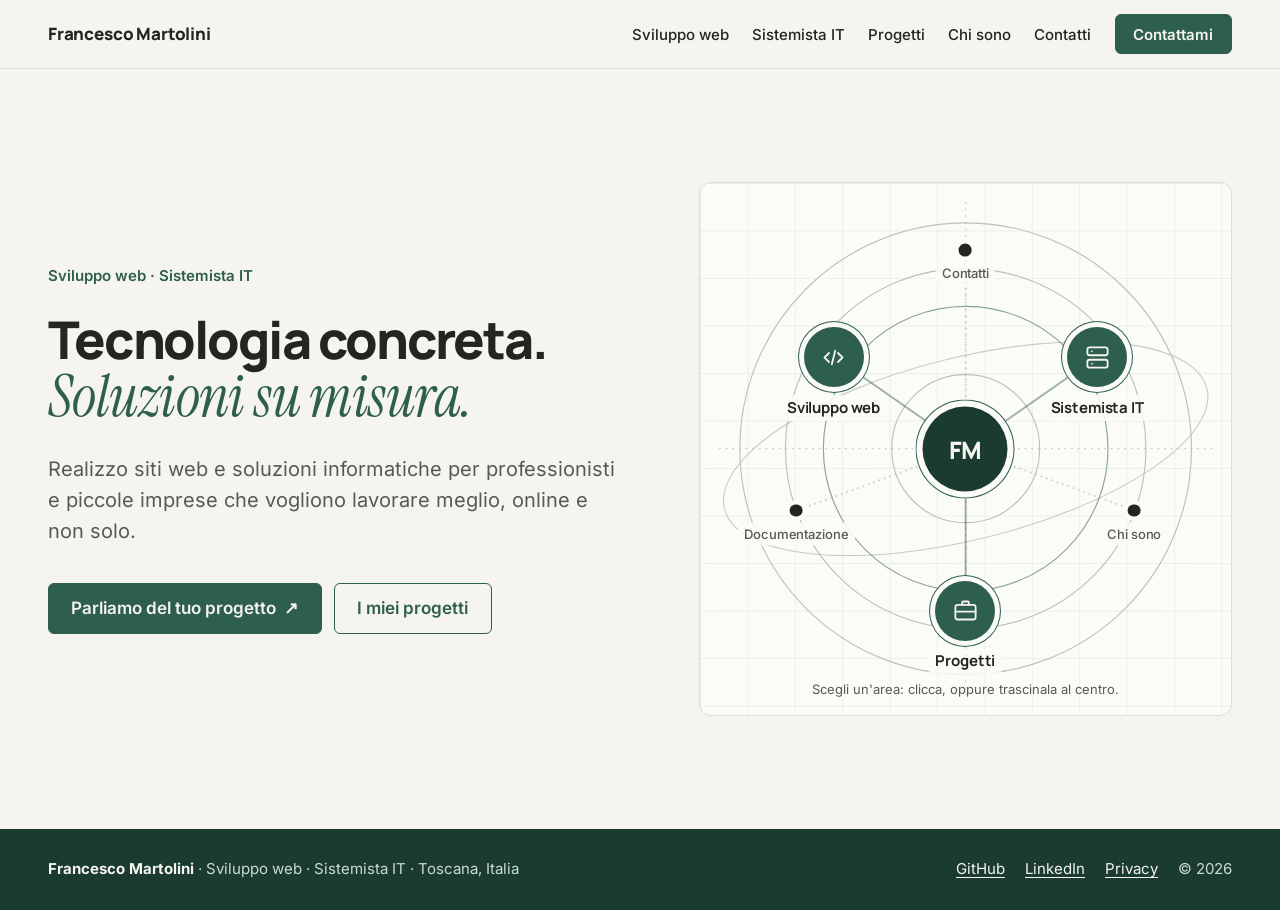
<file: index.html>
<!DOCTYPE html>
<html lang="it">
<head>
  <meta charset="utf-8">
  <meta name="viewport" content="width=device-width, initial-scale=1">

  <title>Francesco Martolini — Sviluppo web e consulenza IT</title>
  <meta name="description" content="Siti web e soluzioni informatiche per professionisti e piccole imprese. Sviluppo web e consulenza IT.">
  <meta name="theme-color" content="#F5F4EF">

  <meta property="og:type" content="website">
  <meta property="og:locale" content="it_IT">
  <meta property="og:title" content="Francesco Martolini — Sviluppo web e consulenza IT">
  <meta property="og:description" content="Siti web e soluzioni informatiche per professionisti e piccole imprese. Sviluppo web e consulenza IT.">
  <meta property="og:image" content="assets/img/og.png">
  <meta property="og:image:alt" content="Francesco Martolini — Sviluppo web e consulenza IT">
  <meta name="twitter:card" content="summary_large_image">
  <!--
    TODO dopo la scelta del dominio (da ripetere in ogni pagina .html):
    canonical, og:url, og:image con percorso assoluto, sitemap.xml e riga Sitemap in robots.txt.
  -->

  <link rel="icon" href="assets/img/favicon.svg" type="image/svg+xml">
  <link rel="preload" href="assets/fonts/manrope-latin-var.woff2" as="font" type="font/woff2" crossorigin>
  <link rel="preload" href="assets/fonts/inter-latin-var.woff2" as="font" type="font/woff2" crossorigin>
  <link rel="stylesheet" href="assets/css/style.css">
  <script src="assets/js/main.js"></script>
</head>
<body class="home">
  <a class="skip-link" href="#contenuto">Vai al contenuto</a>

  <header class="site-header">
    <div class="wrap">
      <a class="brand" href="index.html" aria-label="Francesco Martolini, torna alla home">Francesco Martolini</a>

      <nav class="site-nav" id="menu" aria-label="Principale">
        <ul class="nav-list">
          <li><a href="sviluppo-web.html">Sviluppo web</a></li>
          <li><a href="consulenza-it.html">Sistemista IT</a></li>
          <li><a href="progetti.html">Progetti</a></li>
          <li><a href="chi-sono.html">Chi sono</a></li>
          <li><a href="contatti.html">Contatti</a></li>
        </ul>
      </nav>

      <a class="btn btn-primary btn-sm header-cta" href="contatti.html">Contattami</a>
      <button class="nav-toggle" type="button" aria-expanded="false" aria-controls="menu" aria-label="Apri il menu">
        <span class="bars" aria-hidden="true"></span>
      </button>
    </div>
  </header>

  <main id="contenuto">
    <section class="hero wrap" id="top" aria-labelledby="titolo-hero">
      <div class="hero-text">
        <p class="kicker">Sviluppo web · Sistemista IT</p>
        <h1 id="titolo-hero"><span>Tecnologia concreta.</span> <span class="serif">Soluzioni su misura.</span></h1>
        <p class="hero-lead">Realizzo siti web e soluzioni informatiche per professionisti e piccole imprese che vogliono lavorare meglio, online e non solo.</p>
        <div class="hero-cta">
          <a class="btn btn-primary" href="contatti.html">Parliamo del tuo progetto <span class="arrow" aria-hidden="true">↗</span></a>
          <a class="btn btn-secondary" href="progetti.html">I miei progetti</a>
        </div>
      </div>

      <!-- Schema delle aree: ogni nodo è un link. Su desktop si può anche trascinare verso il centro. -->
      <div class="schema" role="group" aria-label="Le mie aree: scegline una">
        <svg class="schema-art" viewBox="0 0 560 560" aria-hidden="true" focusable="false">
          <g class="s-axes"><path d="M280 20V540M20 280H540"/></g>
          <ellipse class="s-ring s-orbit" cx="280" cy="280" rx="262" ry="96" transform="rotate(-14 280 280)" pathLength="1"/>
          <circle class="s-ring s-r4" cx="280" cy="280" r="238" pathLength="1"/>
          <circle class="s-ring s-r3" cx="280" cy="280" r="190" pathLength="1"/>
          <circle class="s-ring s-r2" cx="280" cy="280" r="150" pathLength="1"/>
          <circle class="s-ring s-r1" cx="280" cy="280" r="78" pathLength="1"/>
          <g class="s-lines">
            <line data-line="web" x1="280" y1="280" x2="141" y2="183"/>
            <line data-line="it" x1="280" y1="280" x2="419" y2="183"/>
            <line data-line="progetti" x1="280" y1="280" x2="280" y2="450"/>
            <line class="s-minor" data-line="contatti" x1="280" y1="280" x2="280" y2="70"/>
            <line class="s-minor" data-line="doc" x1="280" y1="280" x2="102" y2="345"/>
            <line class="s-minor" data-line="chi" x1="280" y1="280" x2="458" y2="345"/>
          </g>
        </svg>

        <div class="node-center" aria-hidden="true"><span>FM</span></div>

        <a class="node node-main" data-node="web" href="sviluppo-web.html" draggable="false" style="--x:25.2%;--y:32.7%">
          <span class="dot"><svg class="icon" aria-hidden="true"><use href="assets/img/sprite.svg#i-code"/></svg></span><span class="label">Sviluppo web</span>
        </a>
        <a class="node node-main" data-node="it" href="consulenza-it.html" draggable="false" style="--x:74.8%;--y:32.7%">
          <span class="dot"><svg class="icon" aria-hidden="true"><use href="assets/img/sprite.svg#i-server"/></svg></span><span class="label">Sistemista IT</span>
        </a>
        <a class="node node-main" data-node="progetti" href="progetti.html" draggable="false" style="--x:50%;--y:80.4%">
          <span class="dot"><svg class="icon" aria-hidden="true"><use href="assets/img/sprite.svg#i-briefcase"/></svg></span><span class="label">Progetti</span>
        </a>

        <a class="node node-minor" data-node="contatti" href="contatti.html" draggable="false" style="--x:50%;--y:12.5%"><span class="dot"></span><span class="label">Contatti</span></a>
        <a class="node node-minor" data-node="doc" href="documentazione.html" draggable="false" style="--x:18.2%;--y:61.6%"><span class="dot"></span><span class="label">Documentazione</span></a>
        <a class="node node-minor" data-node="chi" href="chi-sono.html" draggable="false" style="--x:81.8%;--y:61.6%"><span class="dot"></span><span class="label">Chi sono</span></a>

        <p class="schema-hint" aria-hidden="true">Scegli un'area: clicca, oppure trascinala al centro.</p>
      </div>
    </section>

  </main>

  <footer class="site-footer">
    <div class="wrap">
      <span><strong>Francesco Martolini</strong> · Sviluppo web · Sistemista IT · Toscana, Italia</span>
      <span class="footer-links"><a href="https://github.com/FrancescoMartolini" target="_blank" rel="noopener">GitHub</a> <a href="https://it.linkedin.com/in/francescomartolini" target="_blank" rel="noopener">LinkedIn</a> <a href="privacy.html">Privacy</a> <span>© 2026</span></span>
    </div>
  </footer>
</body>
</html>
</file>
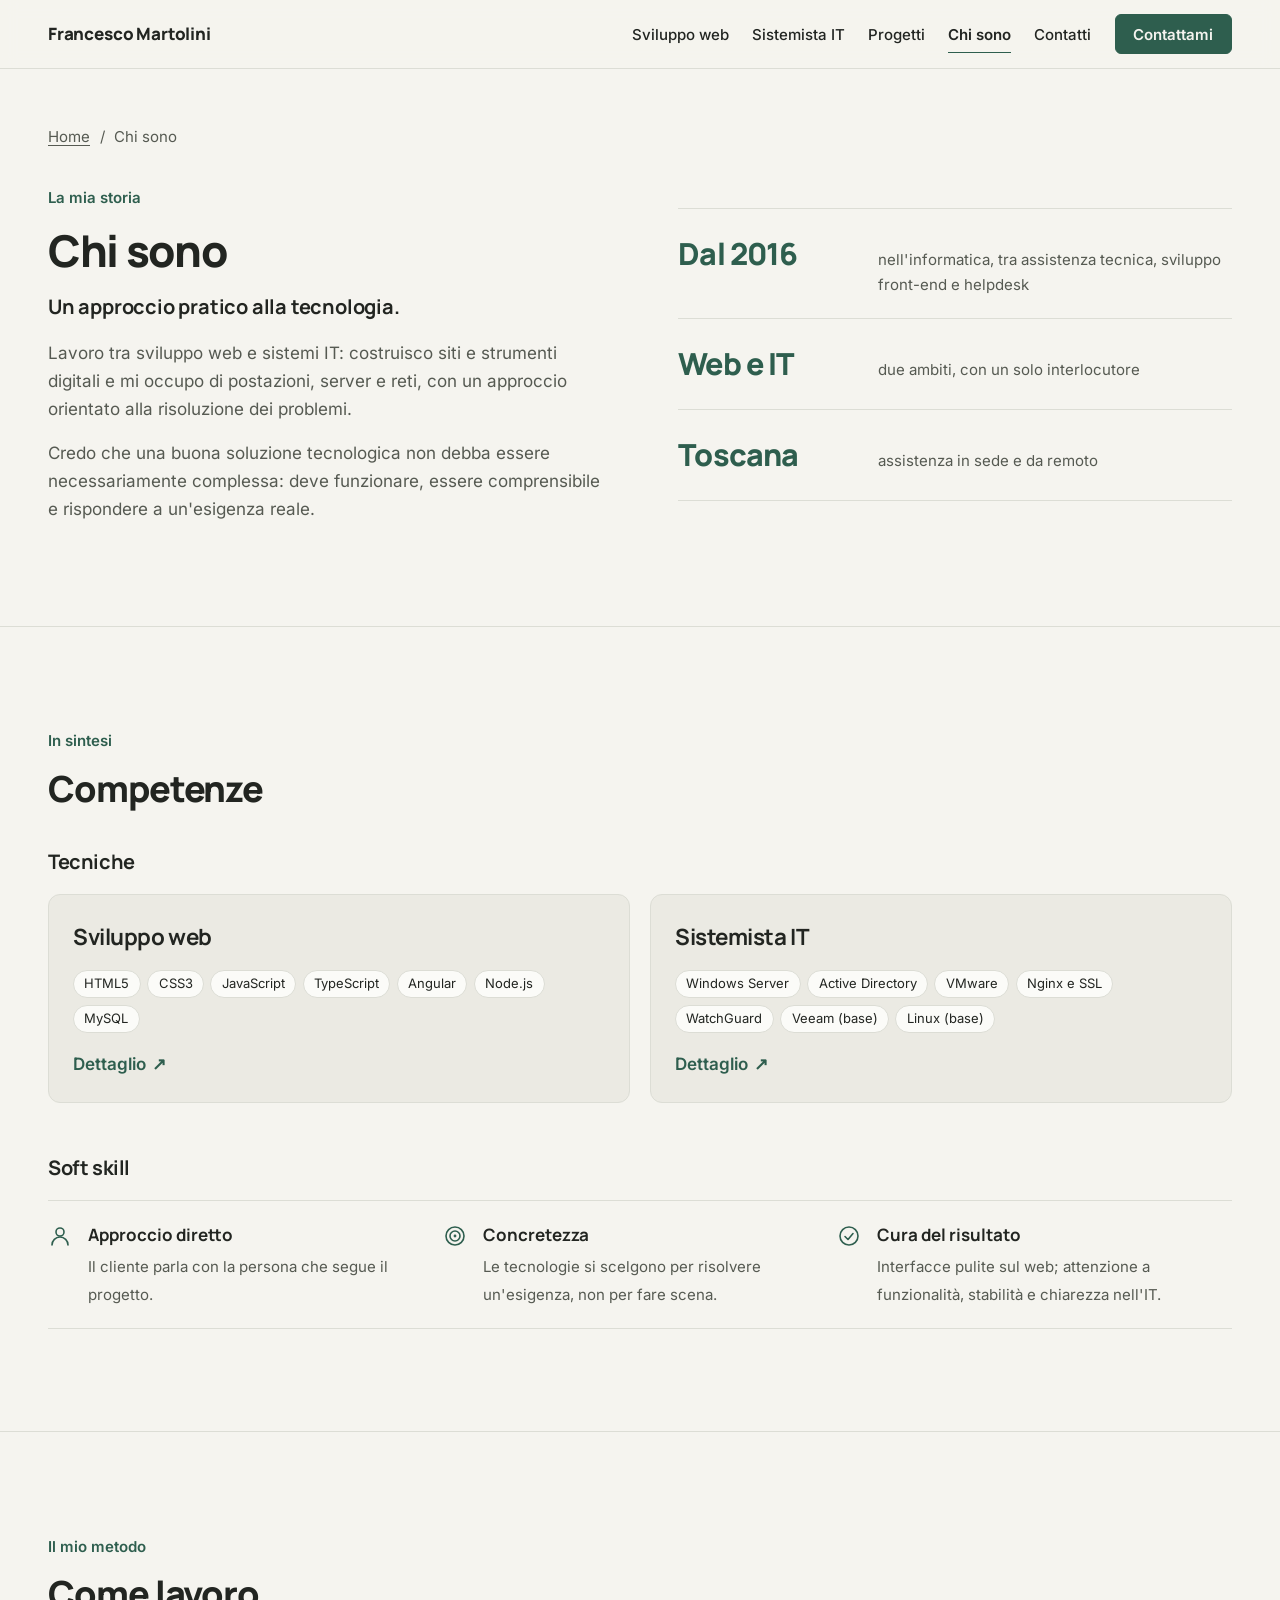
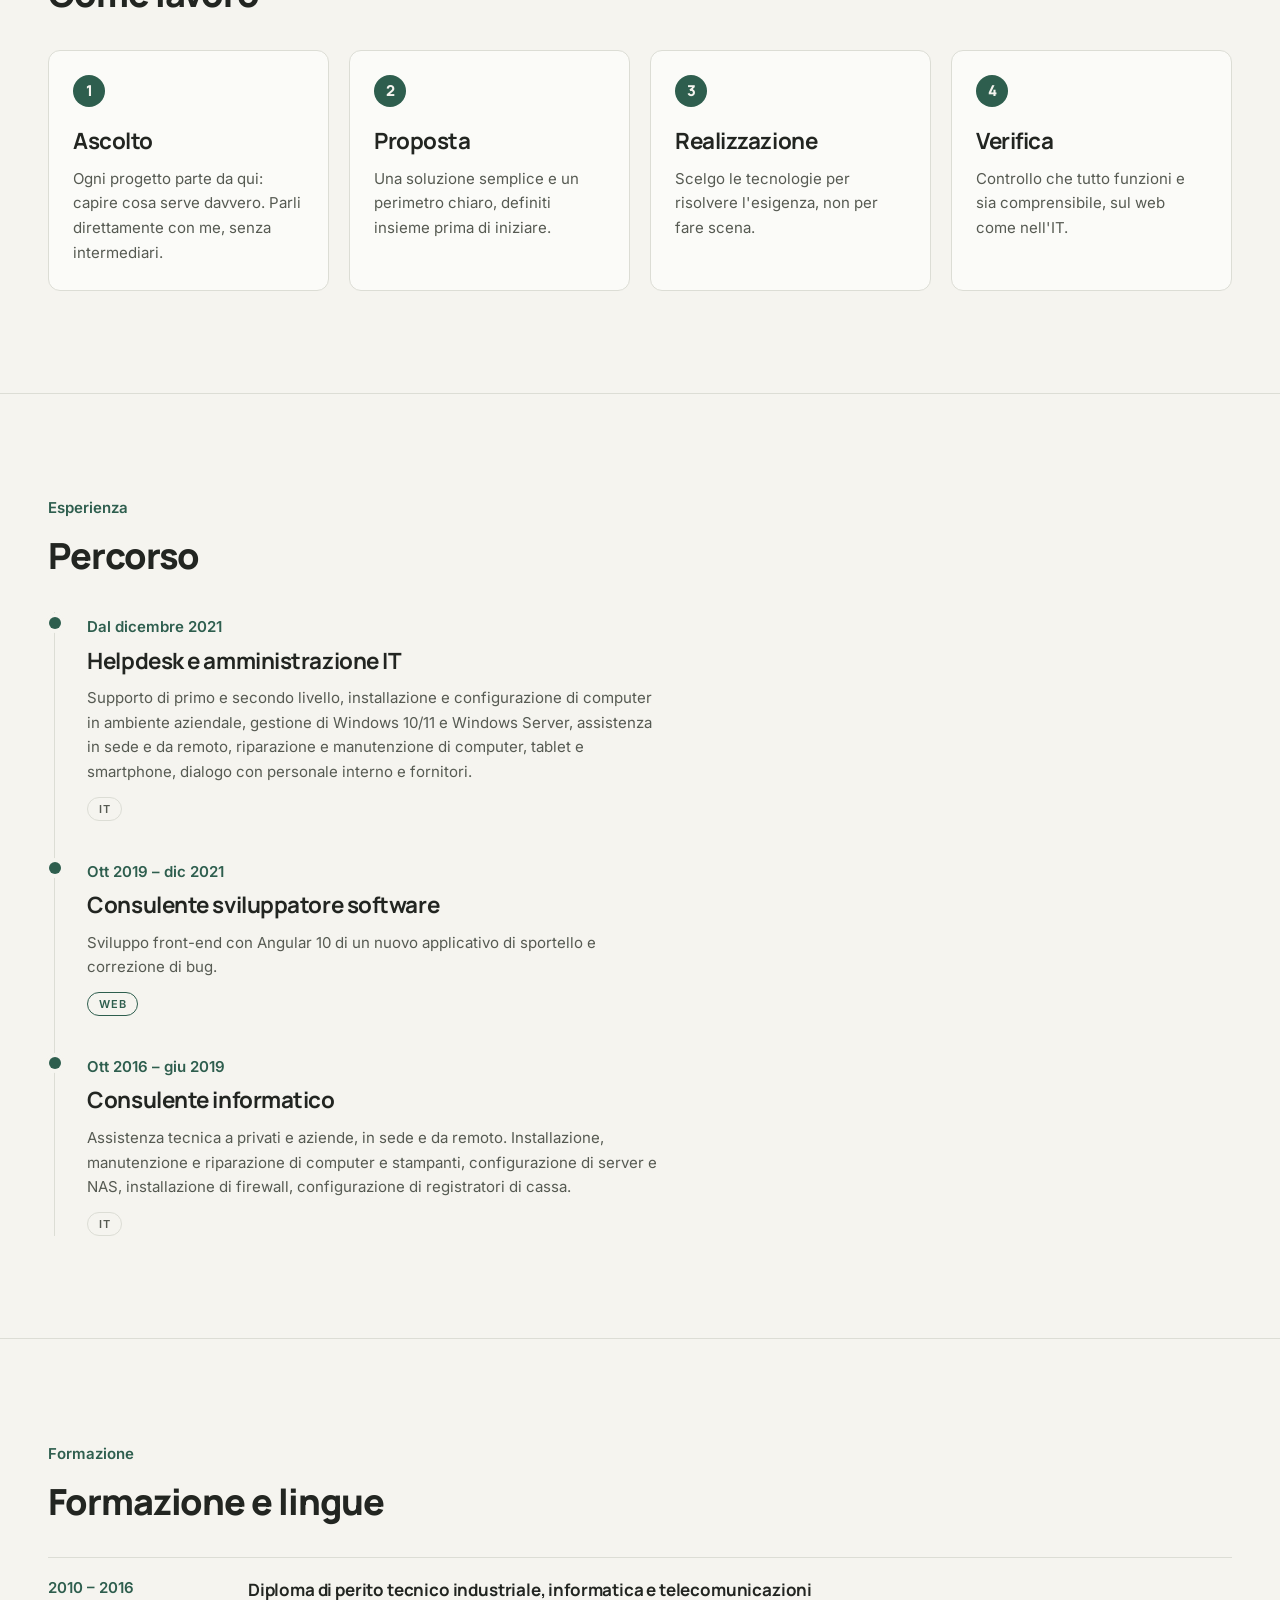
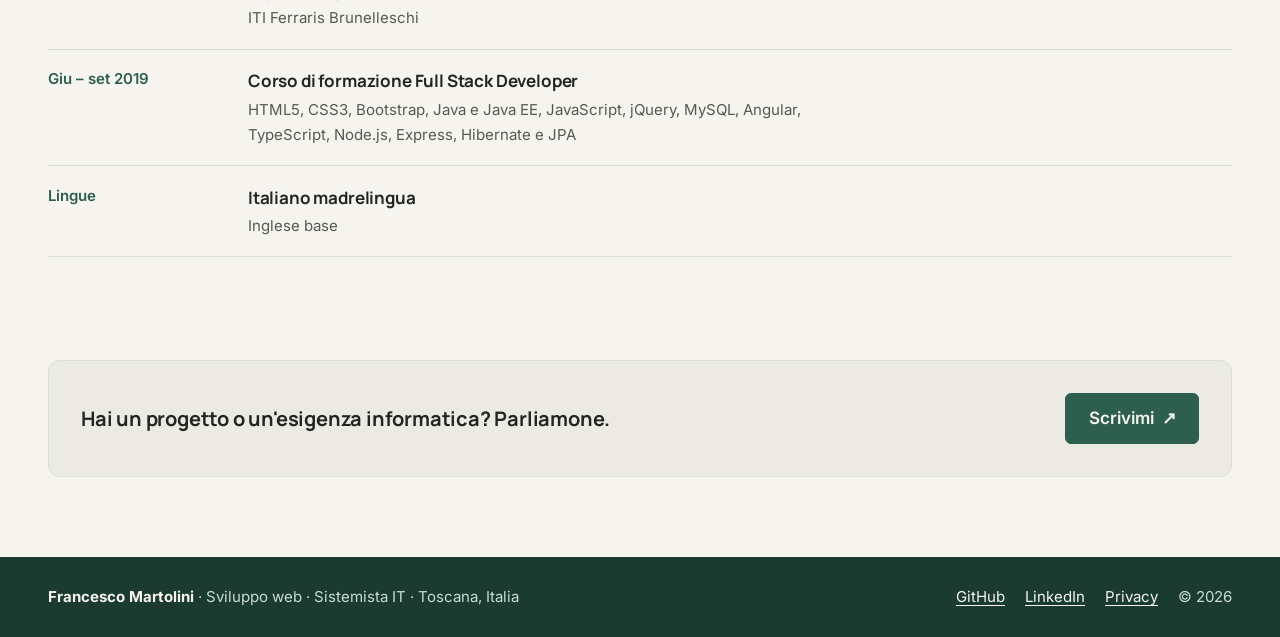
<file: chi-sono.html>
<!DOCTYPE html>
<html lang="it">
<head>
  <meta charset="utf-8">
  <meta name="viewport" content="width=device-width, initial-scale=1">

  <title>Chi sono — Francesco Martolini</title>
  <meta name="description" content="Informatica e sviluppo di soluzioni digitali, con un approccio pratico: percorso, competenze e modo di lavorare.">
  <meta name="theme-color" content="#F5F4EF">

  <meta property="og:type" content="website">
  <meta property="og:locale" content="it_IT">
  <meta property="og:title" content="Chi sono — Francesco Martolini">
  <meta property="og:description" content="Informatica e sviluppo di soluzioni digitali, con un approccio pratico: percorso, competenze e modo di lavorare.">
  <meta property="og:image" content="assets/img/og.png">
  <meta property="og:image:alt" content="Francesco Martolini — Sviluppo web e consulenza IT">
  <meta name="twitter:card" content="summary_large_image">
  <!--
    TODO dopo la scelta del dominio (da ripetere in ogni pagina .html):
    canonical, og:url, og:image con percorso assoluto, sitemap.xml e riga Sitemap in robots.txt.
  -->

  <link rel="icon" href="assets/img/favicon.svg" type="image/svg+xml">
  <link rel="preload" href="assets/fonts/manrope-latin-var.woff2" as="font" type="font/woff2" crossorigin>
  <link rel="preload" href="assets/fonts/inter-latin-var.woff2" as="font" type="font/woff2" crossorigin>
  <link rel="stylesheet" href="assets/css/style.css">
  <script src="assets/js/main.js"></script>
</head>
<body>
  <a class="skip-link" href="#contenuto">Vai al contenuto</a>

  <header class="site-header">
    <div class="wrap">
      <a class="brand" href="index.html" aria-label="Francesco Martolini, torna alla home">Francesco Martolini</a>

      <nav class="site-nav" id="menu" aria-label="Principale">
        <ul class="nav-list">
          <li><a href="sviluppo-web.html">Sviluppo web</a></li>
          <li><a href="consulenza-it.html">Sistemista IT</a></li>
          <li><a href="progetti.html">Progetti</a></li>
          <li><a href="chi-sono.html" aria-current="page">Chi sono</a></li>
          <li><a href="contatti.html">Contatti</a></li>
        </ul>
      </nav>

      <a class="btn btn-primary btn-sm header-cta" href="contatti.html">Contattami</a>
      <button class="nav-toggle" type="button" aria-expanded="false" aria-controls="menu" aria-label="Apri il menu">
        <span class="bars" aria-hidden="true"></span>
      </button>
    </div>
  </header>

  <main id="contenuto">
    <!-- ===================== INTRODUZIONE ===================== -->
    <section class="section first" aria-labelledby="titolo-chi">
      <div class="wrap">
        <nav class="crumbs" aria-label="Percorso"><a href="index.html">Home</a> <span aria-hidden="true">/</span> <span>Chi sono</span></nav>
        <div class="split chi-intro">
          <div>
            <p class="section-label">La mia storia</p>
            <h1 id="titolo-chi">Chi sono</h1>
            <p class="lead-strong">Un approccio pratico alla tecnologia.</p>
            <div class="prose">
              <!-- Frase di apertura: riscrivila con parole tue se vuoi un tono più personale. -->
              <p>Lavoro tra sviluppo web e sistemi IT: costruisco siti e strumenti digitali e mi occupo di postazioni, server e reti, con un approccio orientato alla risoluzione dei problemi.</p>
              <p>Credo che una buona soluzione tecnologica non debba essere necessariamente complessa: deve funzionare, essere comprensibile e rispondere a un'esigenza reale.</p>
            </div>
          </div>
          <ul class="facts">
            <li><strong>Dal 2016</strong><span>nell'informatica, tra assistenza tecnica, sviluppo front-end e helpdesk</span></li>
            <li><strong>Web e IT</strong><span>due ambiti, con un solo interlocutore</span></li>
            <li><strong>Toscana</strong><span>assistenza in sede e da remoto</span></li>
          </ul>
        </div>
      </div>
    </section>

    <!-- ===================== COMPETENZE ===================== -->
    <section class="section" aria-labelledby="titolo-comp">
      <div class="wrap">
        <p class="section-label">In sintesi</p>
        <h2 id="titolo-comp" class="h-sub">Competenze</h2>
        <h3 class="soft-title">Tecniche</h3>
        <div class="comp-grid">
          <div class="comp">
            <h3>Sviluppo web</h3>
            <p class="chips"><span>HTML5</span><span>CSS3</span><span>JavaScript</span><span>TypeScript</span><span>Angular</span><span>Node.js</span><span>MySQL</span></p>
            <p><a class="link-arrow" href="sviluppo-web.html">Dettaglio <span class="arrow" aria-hidden="true">↗</span></a></p>
          </div>
          <div class="comp">
            <h3>Sistemista IT</h3>
            <p class="chips"><span>Windows Server</span><span>Active Directory</span><span>VMware</span><span>Nginx e SSL</span><span>WatchGuard</span><span>Veeam (base)</span><span>Linux (base)</span></p>
            <p><a class="link-arrow" href="consulenza-it.html">Dettaglio <span class="arrow" aria-hidden="true">↗</span></a></p>
          </div>
        </div>
        <h3 class="soft-title">Soft skill</h3>
        <ul class="soft">
          <li><svg class="icon" aria-hidden="true"><use href="assets/img/sprite.svg#i-person"/></svg><div><strong>Approccio diretto</strong><span>Il cliente parla con la persona che segue il progetto.</span></div></li>
          <li><svg class="icon" aria-hidden="true"><use href="assets/img/sprite.svg#i-target"/></svg><div><strong>Concretezza</strong><span>Le tecnologie si scelgono per risolvere un'esigenza, non per fare scena.</span></div></li>
          <li><svg class="icon" aria-hidden="true"><use href="assets/img/sprite.svg#i-check"/></svg><div><strong>Cura del risultato</strong><span>Interfacce pulite sul web; attenzione a funzionalità, stabilità e chiarezza nell'IT.</span></div></li>
        </ul>
      </div>
    </section>


    <!-- ===================== COME LAVORO ===================== -->
    <section class="section" aria-labelledby="titolo-metodo">
      <div class="wrap">
        <p class="section-label">Il mio metodo</p>
        <h2 id="titolo-metodo" class="h-sub">Come lavoro</h2>
        <ol class="method">
          <li><h3>Ascolto</h3><p>Ogni progetto parte da qui: capire cosa serve davvero. Parli direttamente con me, senza intermediari.</p></li>
          <li><h3>Proposta</h3><p>Una soluzione semplice e un perimetro chiaro, definiti insieme prima di iniziare.</p></li>
          <li><h3>Realizzazione</h3><p>Scelgo le tecnologie per risolvere l'esigenza, non per fare scena.</p></li>
          <li><h3>Verifica</h3><p>Controllo che tutto funzioni e sia comprensibile, sul web come nell'IT.</p></li>
        </ol>
      </div>
    </section>

    <!-- ===================== PERCORSO ===================== -->
    <section class="section" aria-labelledby="titolo-percorso">
      <div class="wrap">
        <p class="section-label">Esperienza</p>
        <h2 id="titolo-percorso" class="h-sub">Percorso</h2>
        <ul class="career">
            <li>
              <span class="when">Dal dicembre 2021</span>
              <h3>Helpdesk e amministrazione IT</h3>
              <p>Supporto di primo e secondo livello, installazione e configurazione di computer in ambiente aziendale, gestione di Windows 10/11 e Windows Server, assistenza in sede e da remoto, riparazione e manutenzione di computer, tablet e smartphone, dialogo con personale interno e fornitori.</p>
              <p class="career-tags"><span class="tag">IT</span></p>
            </li>
            <li>
              <span class="when">Ott 2019 – dic 2021</span>
              <h3>Consulente sviluppatore software</h3>
              <p>Sviluppo front-end con Angular 10 di un nuovo applicativo di sportello e correzione di bug.</p>
              <p class="career-tags"><span class="tag tag-verde">Web</span></p>
            </li>
            <li>
              <span class="when">Ott 2016 – giu 2019</span>
              <h3>Consulente informatico</h3>
              <p>Assistenza tecnica a privati e aziende, in sede e da remoto. Installazione, manutenzione e riparazione di computer e stampanti, configurazione di server e NAS, installazione di firewall, configurazione di registratori di cassa.</p>
              <p class="career-tags"><span class="tag">IT</span></p>
            </li>
        </ul>
      </div>
    </section>

    <!-- ===================== FORMAZIONE ===================== -->
    <section class="section" aria-labelledby="titolo-form">
      <div class="wrap">
        <p class="section-label">Formazione</p>
        <h2 id="titolo-form" class="h-sub">Formazione e lingue</h2>
        <dl class="edu">
          <div><dt>2010 – 2016</dt><dd><strong>Diploma di perito tecnico industriale, informatica e telecomunicazioni</strong>ITI Ferraris Brunelleschi</dd></div>
          <div><dt>Giu – set 2019</dt><dd><strong>Corso di formazione Full Stack Developer</strong>HTML5, CSS3, Bootstrap, Java e Java EE, JavaScript, jQuery, MySQL, Angular, TypeScript, Node.js, Express, Hibernate e JPA</dd></div>
          <div><dt>Lingue</dt><dd><strong>Italiano madrelingua</strong>Inglese base</dd></div>
        </dl>
      </div>
    </section>

    <section class="wrap next" aria-label="Contatto">
      <div class="contact-strip">
        <p>Hai un progetto o un'esigenza informatica? Parliamone.</p>
        <a class="btn btn-primary" href="contatti.html">Scrivimi <span class="arrow" aria-hidden="true">↗</span></a>
      </div>
    </section>
  </main>

  <footer class="site-footer">
    <div class="wrap">
      <span><strong>Francesco Martolini</strong> · Sviluppo web · Sistemista IT · Toscana, Italia</span>
      <span class="footer-links"><a href="https://github.com/FrancescoMartolini" target="_blank" rel="noopener">GitHub</a> <a href="https://it.linkedin.com/in/francescomartolini" target="_blank" rel="noopener">LinkedIn</a> <a href="privacy.html">Privacy</a> <span>© 2026</span></span>
    </div>
  </footer>
</body>
</html>
</file>
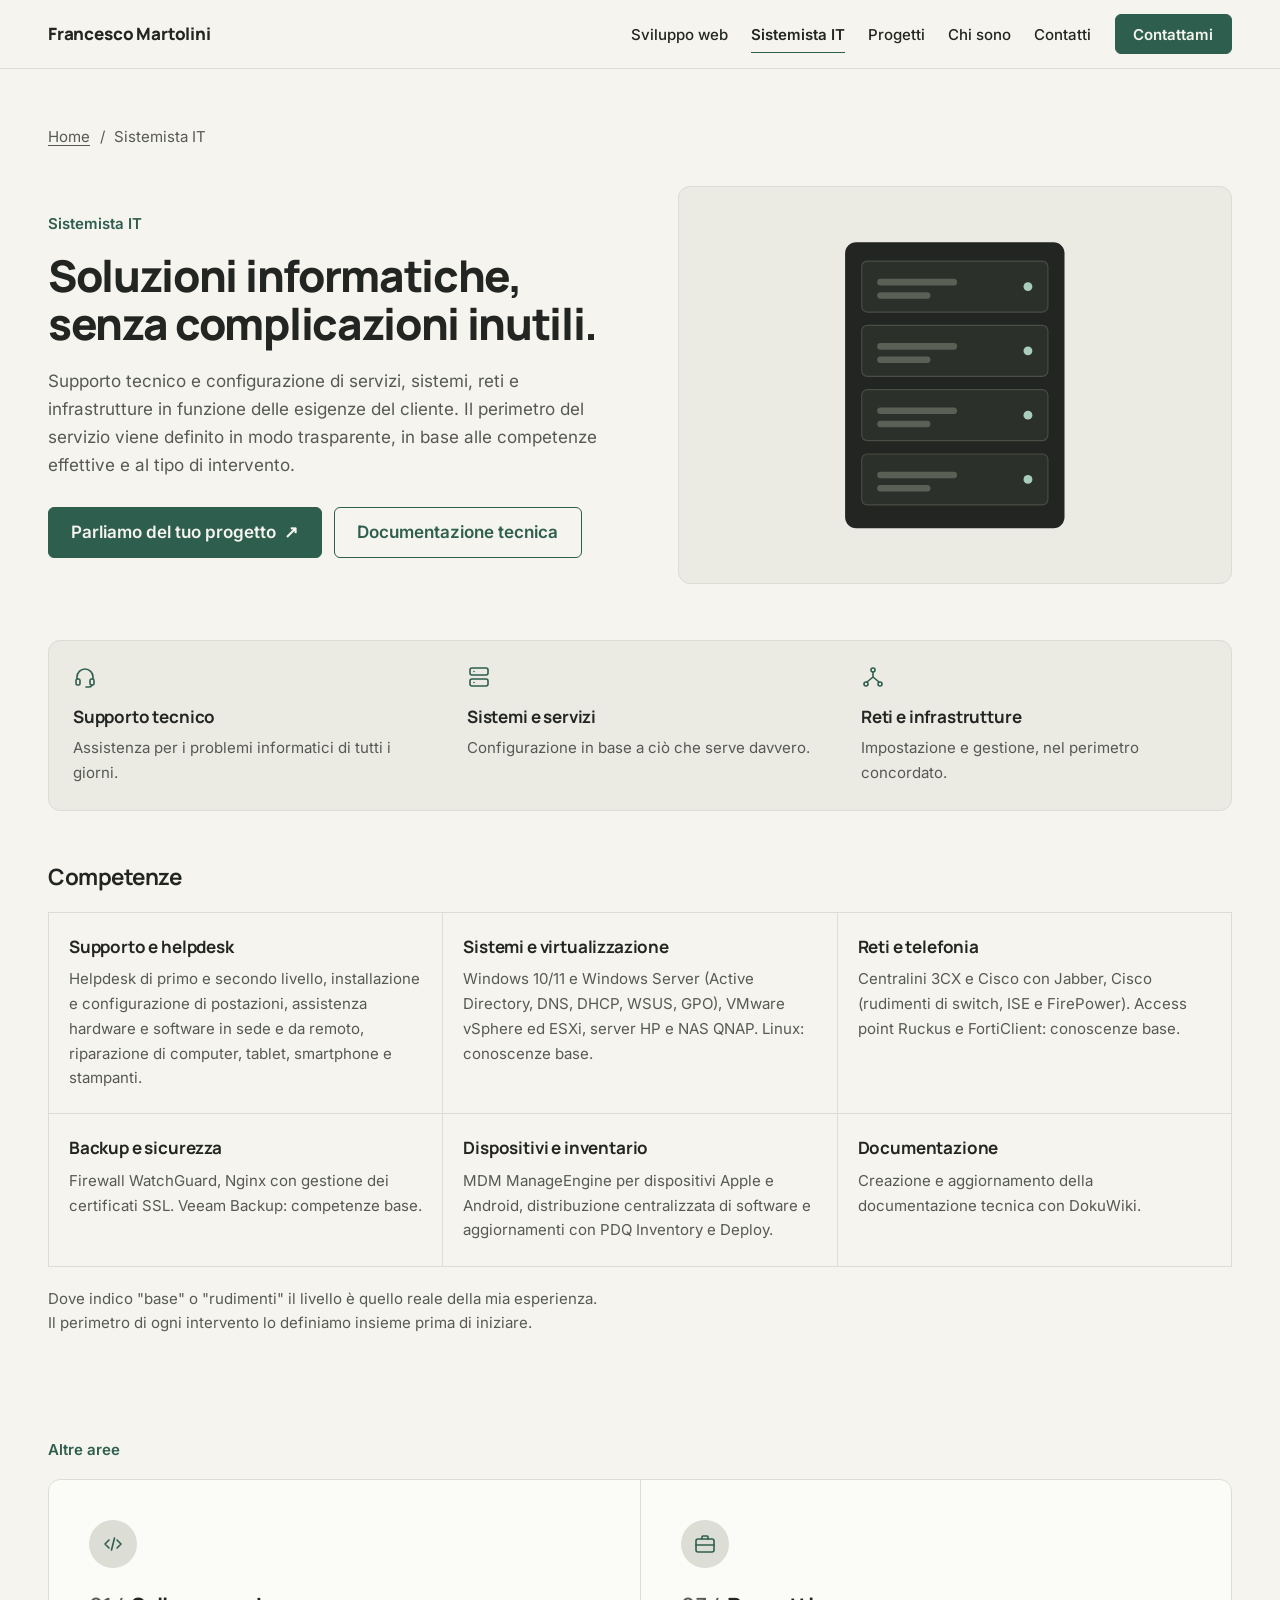
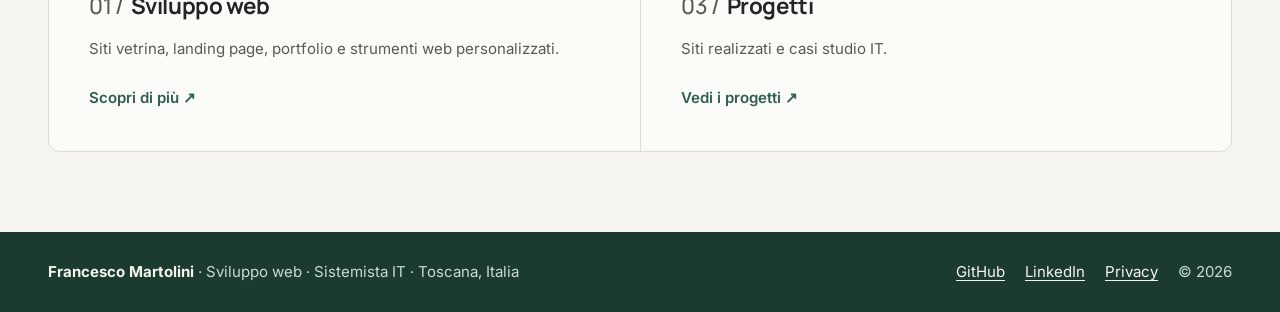
<file: consulenza-it.html>
<!DOCTYPE html>
<html lang="it">
<head>
  <meta charset="utf-8">
  <meta name="viewport" content="width=device-width, initial-scale=1">

  <title>Sistemista IT e consulenza informatica — Francesco Martolini</title>
  <meta name="description" content="Supporto tecnico, configurazione di sistemi e servizi, reti e infrastrutture per professionisti e piccole imprese.">
  <meta name="theme-color" content="#F5F4EF">

  <meta property="og:type" content="website">
  <meta property="og:locale" content="it_IT">
  <meta property="og:title" content="Sistemista IT e consulenza informatica — Francesco Martolini">
  <meta property="og:description" content="Supporto tecnico, configurazione di sistemi e servizi, reti e infrastrutture per professionisti e piccole imprese.">
  <meta property="og:image" content="assets/img/og.png">
  <meta property="og:image:alt" content="Francesco Martolini — Sviluppo web e consulenza IT">
  <meta name="twitter:card" content="summary_large_image">
  <!--
    TODO dopo la scelta del dominio (da ripetere in ogni pagina .html):
    canonical, og:url, og:image con percorso assoluto, sitemap.xml e riga Sitemap in robots.txt.
  -->

  <link rel="icon" href="assets/img/favicon.svg" type="image/svg+xml">
  <link rel="preload" href="assets/fonts/manrope-latin-var.woff2" as="font" type="font/woff2" crossorigin>
  <link rel="preload" href="assets/fonts/inter-latin-var.woff2" as="font" type="font/woff2" crossorigin>
  <link rel="stylesheet" href="assets/css/style.css">
  <script src="assets/js/main.js"></script>
</head>
<body>
  <a class="skip-link" href="#contenuto">Vai al contenuto</a>

  <header class="site-header">
    <div class="wrap">
      <a class="brand" href="index.html" aria-label="Francesco Martolini, torna alla home">Francesco Martolini</a>

      <nav class="site-nav" id="menu" aria-label="Principale">
        <ul class="nav-list">
          <li><a href="sviluppo-web.html">Sviluppo web</a></li>
          <li><a href="consulenza-it.html" aria-current="page">Sistemista IT</a></li>
          <li><a href="progetti.html">Progetti</a></li>
          <li><a href="chi-sono.html">Chi sono</a></li>
          <li><a href="contatti.html">Contatti</a></li>
        </ul>
      </nav>

      <a class="btn btn-primary btn-sm header-cta" href="contatti.html">Contattami</a>
      <button class="nav-toggle" type="button" aria-expanded="false" aria-controls="menu" aria-label="Apri il menu">
        <span class="bars" aria-hidden="true"></span>
      </button>
    </div>
  </header>

  <main id="contenuto">
<!-- ===================== CONSULENZA IT ===================== -->
    <section class="section first" id="consulenza-it" aria-labelledby="titolo-it">
      <div class="wrap">
        <nav class="crumbs" aria-label="Percorso"><a href="index.html">Home</a> <span aria-hidden="true">/</span> <span>Sistemista IT</span></nav>
        <div class="split">
          <div>
            <p class="section-label">Sistemista IT</p>
            <h1 id="titolo-it">Soluzioni informatiche, senza complicazioni inutili.</h1>
            <p class="lead">Supporto tecnico e configurazione di servizi, sistemi, reti e infrastrutture in funzione delle esigenze del cliente. Il perimetro del servizio viene definito in modo trasparente, in base alle competenze effettive e al tipo di intervento.</p>
            <p class="cta-row"><a class="btn btn-primary" href="contatti.html">Parliamo del tuo progetto <span class="arrow" aria-hidden="true">↗</span></a> <a class="btn btn-secondary" href="documentazione.html">Documentazione tecnica</a></p>
          </div>
          <div class="figure" aria-hidden="true">
            <svg viewBox="0 0 440 300" focusable="false"><use href="assets/img/sprite.svg#art-rack" x="120" y="20" width="200" height="260"/></svg>
          </div>
        </div>

        <ul class="features cols-3">
          <li><svg class="icon" aria-hidden="true"><use href="assets/img/sprite.svg#i-support"/></svg><strong>Supporto tecnico</strong><span>Assistenza per i problemi informatici di tutti i giorni.</span></li>
          <li><svg class="icon" aria-hidden="true"><use href="assets/img/sprite.svg#i-server"/></svg><strong>Sistemi e servizi</strong><span>Configurazione in base a ciò che serve davvero.</span></li>
          <li><svg class="icon" aria-hidden="true"><use href="assets/img/sprite.svg#i-network"/></svg><strong>Reti e infrastrutture</strong><span>Impostazione e gestione, nel perimetro concordato.</span></li>
        </ul>
        <div class="skills">
          <h3>Competenze</h3>
          <dl class="skill-grid">
            <div><dt>Supporto e helpdesk</dt><dd>Helpdesk di primo e secondo livello, installazione e configurazione di postazioni, assistenza hardware e software in sede e da remoto, riparazione di computer, tablet, smartphone e stampanti.</dd></div>
            <div><dt>Sistemi e virtualizzazione</dt><dd>Windows 10/11 e Windows Server (Active Directory, DNS, DHCP, WSUS, GPO), VMware vSphere ed ESXi, server HP e NAS QNAP. Linux: conoscenze base.</dd></div>
            <div><dt>Reti e telefonia</dt><dd>Centralini 3CX e Cisco con Jabber, Cisco (rudimenti di switch, ISE e FirePower). Access point Ruckus e FortiClient: conoscenze base.</dd></div>
            <div><dt>Backup e sicurezza</dt><dd>Firewall WatchGuard, Nginx con gestione dei certificati SSL. Veeam Backup: competenze base.</dd></div>
            <div><dt>Dispositivi e inventario</dt><dd>MDM ManageEngine per dispositivi Apple e Android, distribuzione centralizzata di software e aggiornamenti con PDQ Inventory e Deploy.</dd></div>
            <div><dt>Documentazione</dt><dd>Creazione e aggiornamento della documentazione tecnica con DokuWiki.</dd></div>
          </dl>
          <p class="skills-note">Dove indico "base" o "rudimenti" il livello è quello reale della mia esperienza. Il perimetro di ogni intervento lo definiamo insieme prima di iniziare.</p>
        </div>
      </div>
    </section>

    
    <section class="wrap next" aria-label="Altre aree">
      <p class="section-label">Altre aree</p>
      <div class="services-split cols-2">
        <a class="service" href="sviluppo-web.html">
          <span class="icon-badge"><svg class="icon" aria-hidden="true"><use href="assets/img/sprite.svg#i-code"/></svg></span>
          <h2><span class="num">01 /</span> Sviluppo web</h2>
          <p>Siti vetrina, landing page, portfolio e strumenti web personalizzati.</p>
          <span class="go">Scopri di più <span class="arrow" aria-hidden="true">↗</span></span>
        </a>
<a class="service" href="progetti.html">
          <span class="icon-badge"><svg class="icon" aria-hidden="true"><use href="assets/img/sprite.svg#i-briefcase"/></svg></span>
          <h2><span class="num">03 /</span> Progetti</h2>
          <p>Siti realizzati e casi studio IT.</p>
          <span class="go">Vedi i progetti <span class="arrow" aria-hidden="true">↗</span></span>
        </a>
      </div>
    </section>
  </main>

  <footer class="site-footer">
    <div class="wrap">
      <span><strong>Francesco Martolini</strong> · Sviluppo web · Sistemista IT · Toscana, Italia</span>
      <span class="footer-links"><a href="https://github.com/FrancescoMartolini" target="_blank" rel="noopener">GitHub</a> <a href="https://it.linkedin.com/in/francescomartolini" target="_blank" rel="noopener">LinkedIn</a> <a href="privacy.html">Privacy</a> <span>© 2026</span></span>
    </div>
  </footer>
</body>
</html>
</file>
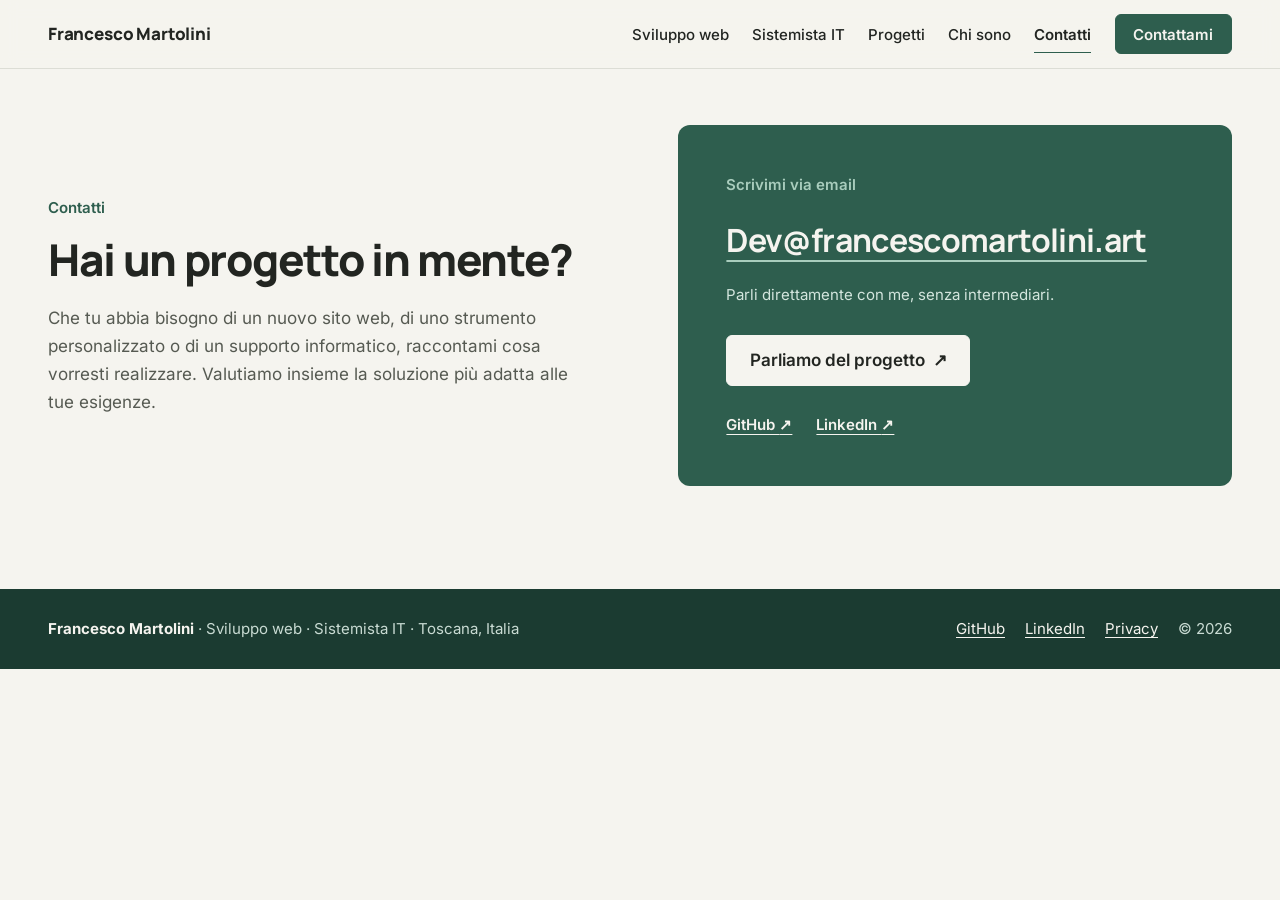
<file: contatti.html>
<!DOCTYPE html>
<html lang="it">
<head>
  <meta charset="utf-8">
  <meta name="viewport" content="width=device-width, initial-scale=1">

  <title>Contatti — Francesco Martolini</title>
  <meta name="description" content="Hai un progetto in mente? Scrivimi: valutiamo insieme la soluzione più adatta alle tue esigenze.">
  <meta name="theme-color" content="#F5F4EF">

  <meta property="og:type" content="website">
  <meta property="og:locale" content="it_IT">
  <meta property="og:title" content="Contatti — Francesco Martolini">
  <meta property="og:description" content="Hai un progetto in mente? Scrivimi: valutiamo insieme la soluzione più adatta alle tue esigenze.">
  <meta property="og:image" content="assets/img/og.png">
  <meta property="og:image:alt" content="Francesco Martolini — Sviluppo web e consulenza IT">
  <meta name="twitter:card" content="summary_large_image">
  <!--
    TODO dopo la scelta del dominio (da ripetere in ogni pagina .html):
    canonical, og:url, og:image con percorso assoluto, sitemap.xml e riga Sitemap in robots.txt.
  -->

  <link rel="icon" href="assets/img/favicon.svg" type="image/svg+xml">
  <link rel="preload" href="assets/fonts/manrope-latin-var.woff2" as="font" type="font/woff2" crossorigin>
  <link rel="preload" href="assets/fonts/inter-latin-var.woff2" as="font" type="font/woff2" crossorigin>
  <link rel="stylesheet" href="assets/css/style.css">
  <script src="assets/js/main.js"></script>
</head>
<body>
  <a class="skip-link" href="#contenuto">Vai al contenuto</a>

  <header class="site-header">
    <div class="wrap">
      <a class="brand" href="index.html" aria-label="Francesco Martolini, torna alla home">Francesco Martolini</a>

      <nav class="site-nav" id="menu" aria-label="Principale">
        <ul class="nav-list">
          <li><a href="sviluppo-web.html">Sviluppo web</a></li>
          <li><a href="consulenza-it.html">Sistemista IT</a></li>
          <li><a href="progetti.html">Progetti</a></li>
          <li><a href="chi-sono.html">Chi sono</a></li>
          <li><a href="contatti.html" aria-current="page">Contatti</a></li>
        </ul>
      </nav>

      <a class="btn btn-primary btn-sm header-cta" href="contatti.html">Contattami</a>
      <button class="nav-toggle" type="button" aria-expanded="false" aria-controls="menu" aria-label="Apri il menu">
        <span class="bars" aria-hidden="true"></span>
      </button>
    </div>
  </header>

  <main id="contenuto">
<!-- ===================== CONTATTI ===================== -->
    <section class="section first" id="contatti" aria-labelledby="titolo-contatti">
      <div class="wrap split">
        <div>
          <p class="section-label">Contatti</p>
          <h1 id="titolo-contatti">Hai un progetto in mente?</h1>
          <p class="lead">Che tu abbia bisogno di un nuovo sito web, di uno strumento personalizzato o di un supporto informatico, raccontami cosa vorresti realizzare. Valutiamo insieme la soluzione più adatta alle tue esigenze.</p>
        </div>

        <div class="contact-card">
          <p class="contact-label">Scrivimi via email</p>
          <a class="contact-mail" href="mailto:Dev@francescomartolini.art">Dev@francescomartolini.art</a>
          <p class="contact-note">Parli direttamente con me, senza intermediari.</p>
          <a class="btn btn-light" href="mailto:Dev@francescomartolini.art?subject=Nuovo%20progetto">Parliamo del progetto <span class="arrow" aria-hidden="true">↗</span></a>
          <ul class="contact-links">
            <li><a href="https://github.com/FrancescoMartolini" target="_blank" rel="noopener">GitHub <span class="arrow" aria-hidden="true">↗</span></a></li>
            <li><a href="https://it.linkedin.com/in/francescomartolini" target="_blank" rel="noopener">LinkedIn <span class="arrow" aria-hidden="true">↗</span></a></li>
          </ul>
        </div>
      </div>
    </section>
  </main>

  <footer class="site-footer">
    <div class="wrap">
      <span><strong>Francesco Martolini</strong> · Sviluppo web · Sistemista IT · Toscana, Italia</span>
      <span class="footer-links"><a href="https://github.com/FrancescoMartolini" target="_blank" rel="noopener">GitHub</a> <a href="https://it.linkedin.com/in/francescomartolini" target="_blank" rel="noopener">LinkedIn</a> <a href="privacy.html">Privacy</a> <span>© 2026</span></span>
    </div>
  </footer>
</body>
</html>
</file>
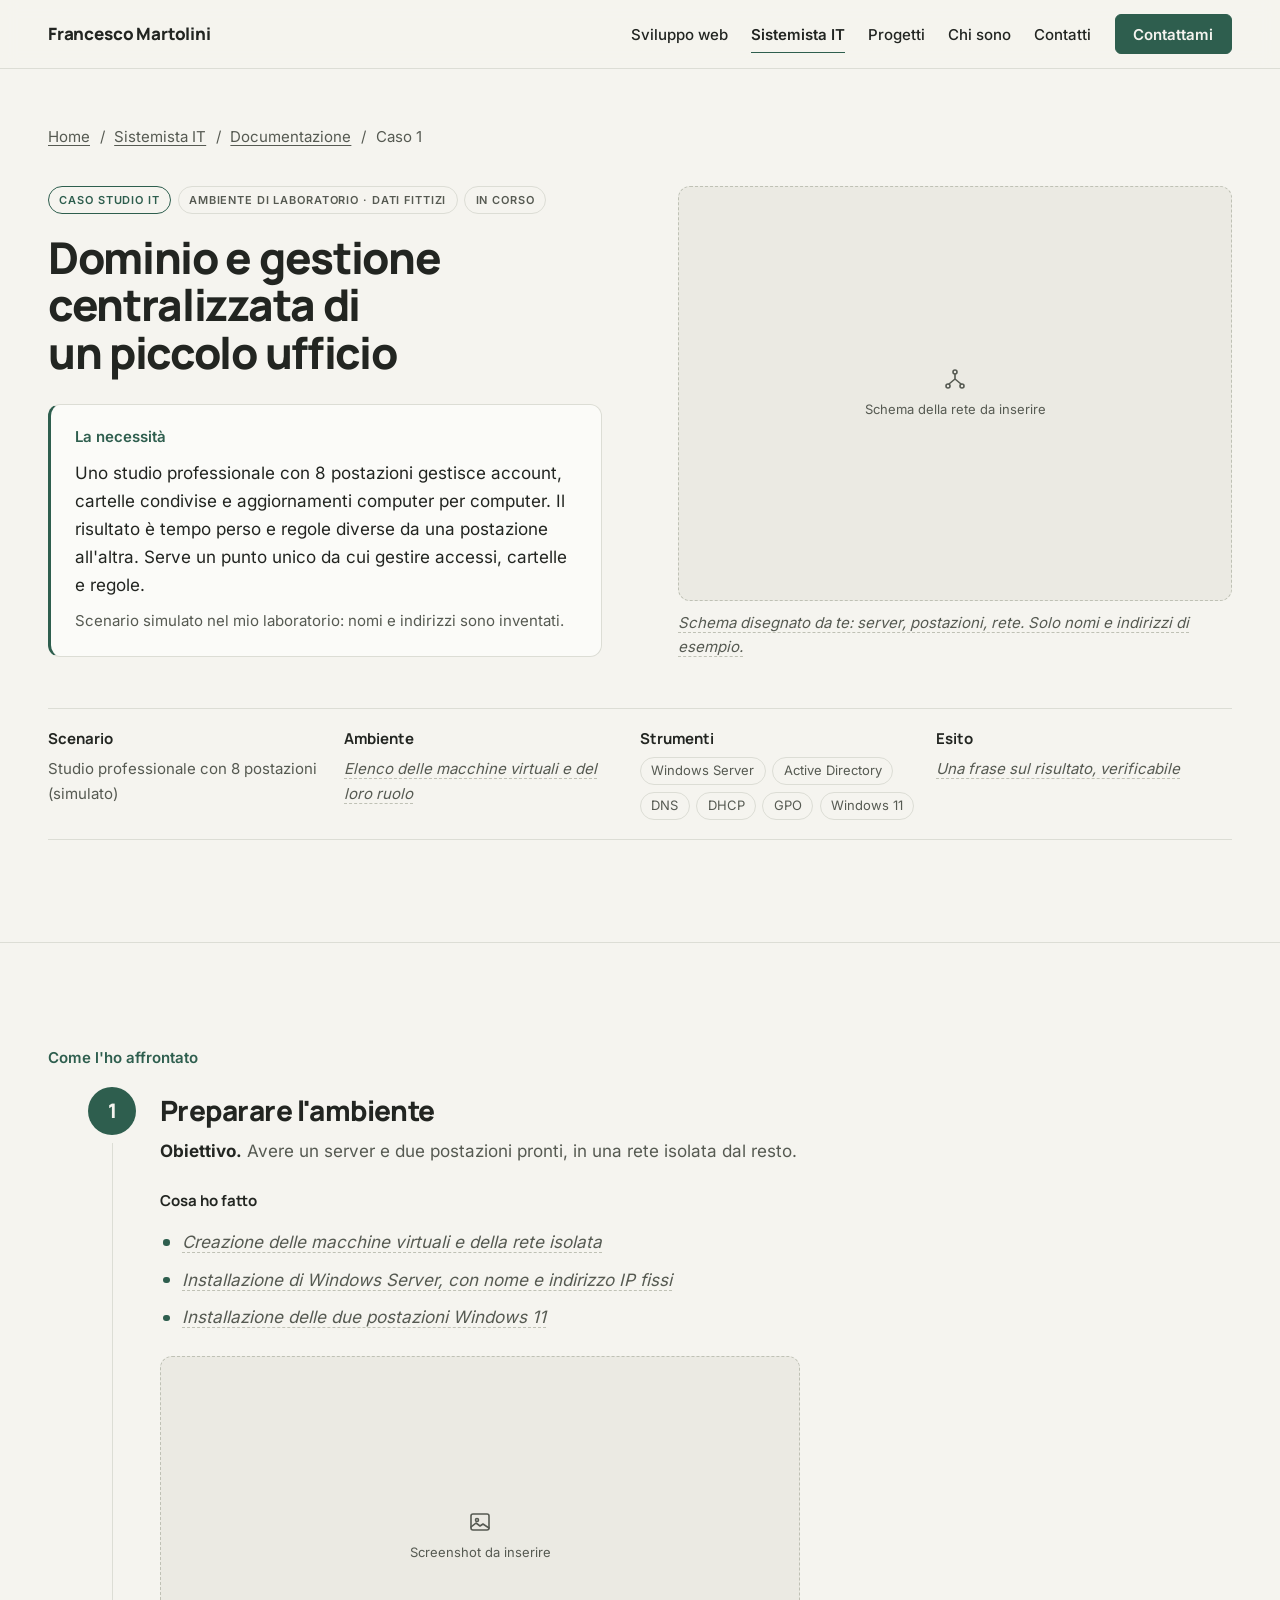
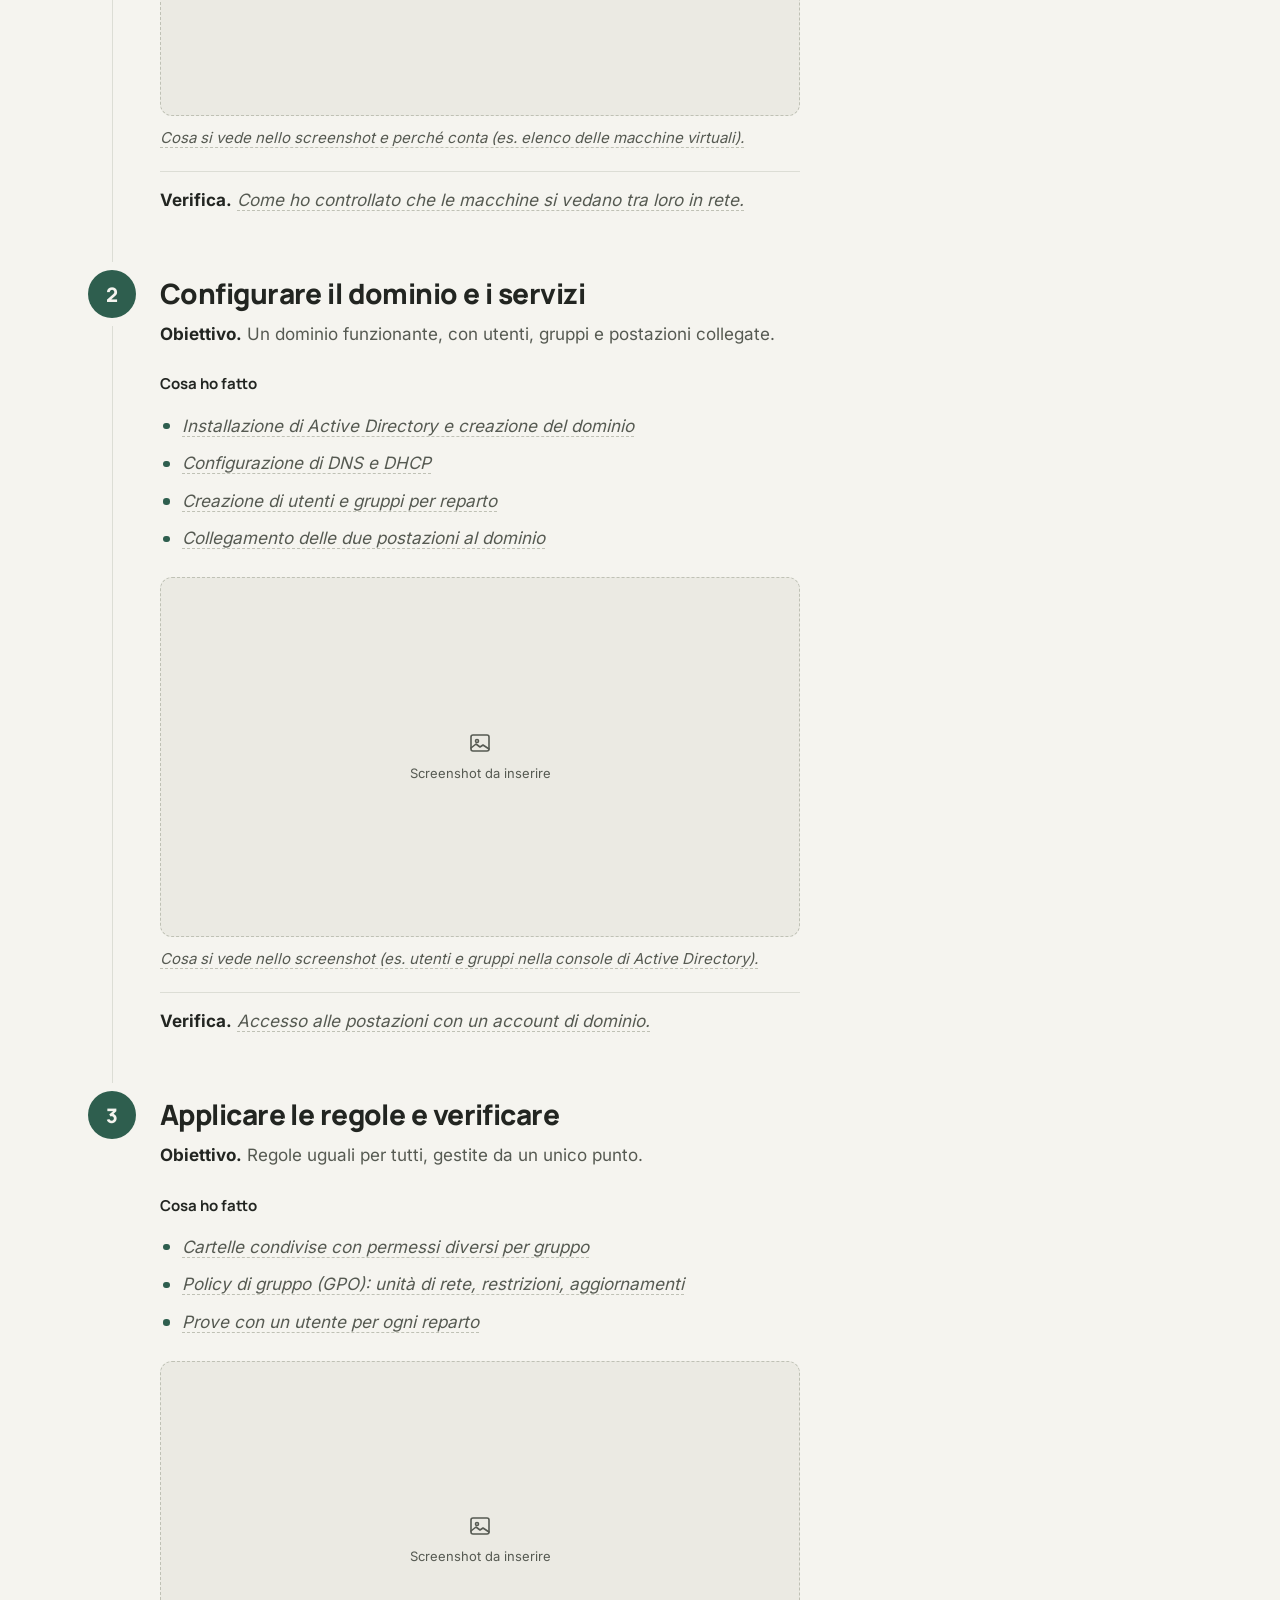
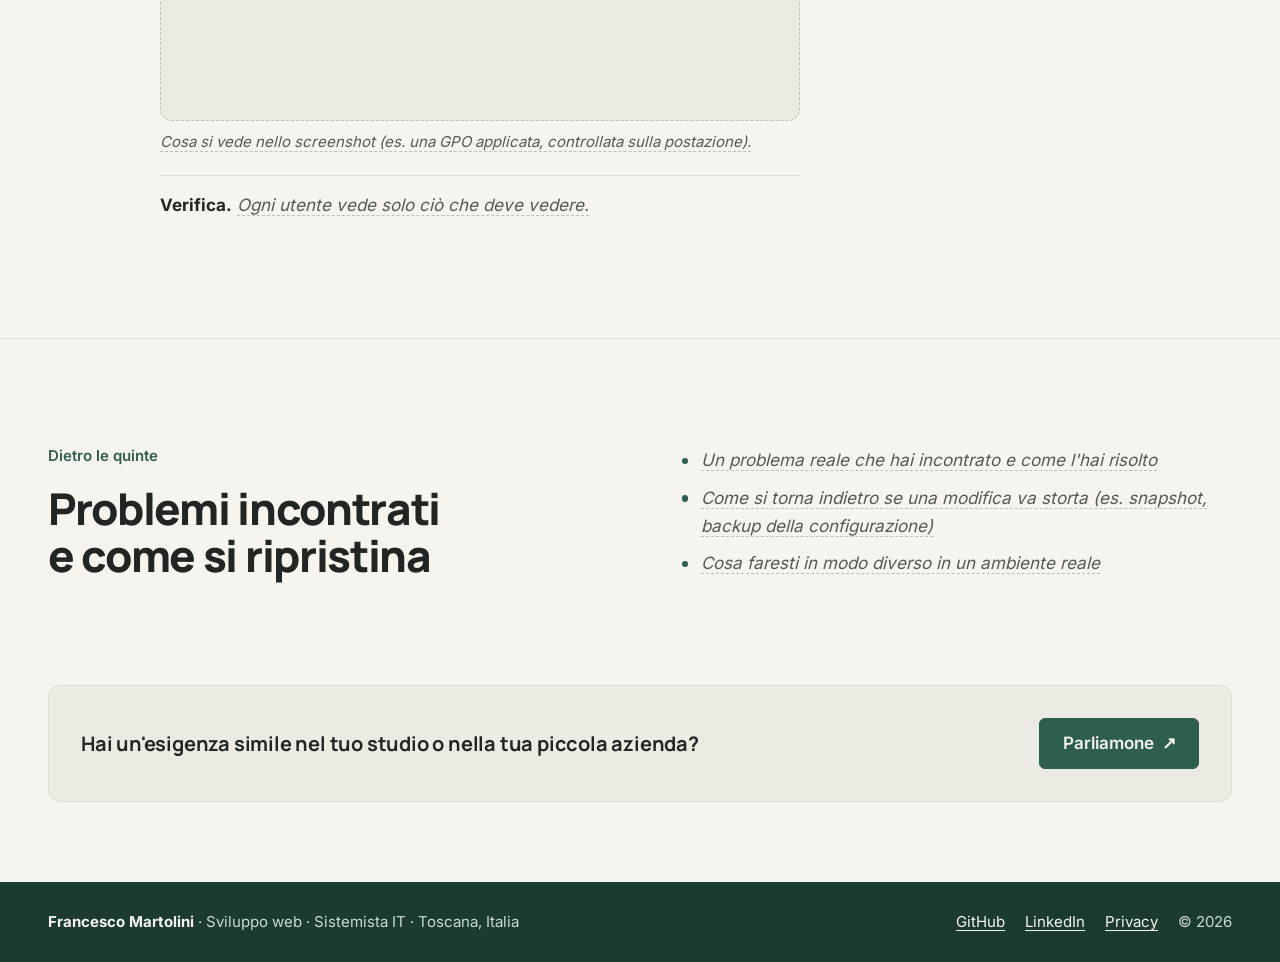
<file: doc-dominio-ufficio.html>
<!DOCTYPE html>
<html lang="it">
<head>
  <meta charset="utf-8">
  <meta name="viewport" content="width=device-width, initial-scale=1">

  <title>Dominio e gestione centralizzata di un piccolo ufficio — Francesco Martolini</title>
  <meta name="description" content="Caso studio IT in laboratorio: Active Directory, DNS, DHCP e policy di gruppo per un piccolo ufficio, in tre macro step.">
  <meta name="theme-color" content="#F5F4EF">

  <meta property="og:type" content="website">
  <meta property="og:locale" content="it_IT">
  <meta property="og:title" content="Dominio e gestione centralizzata di un piccolo ufficio — Francesco Martolini">
  <meta property="og:description" content="Caso studio IT in laboratorio: Active Directory, DNS, DHCP e policy di gruppo per un piccolo ufficio, in tre macro step.">
  <meta property="og:image" content="assets/img/og.png">
  <meta property="og:image:alt" content="Francesco Martolini — Sviluppo web e consulenza IT">
  <meta name="twitter:card" content="summary_large_image">
  <!--
    TODO dopo la scelta del dominio (da ripetere in ogni pagina .html):
    canonical, og:url, og:image con percorso assoluto, sitemap.xml e riga Sitemap in robots.txt.
  -->

  <link rel="icon" href="assets/img/favicon.svg" type="image/svg+xml">
  <link rel="preload" href="assets/fonts/manrope-latin-var.woff2" as="font" type="font/woff2" crossorigin>
  <link rel="preload" href="assets/fonts/inter-latin-var.woff2" as="font" type="font/woff2" crossorigin>
  <link rel="stylesheet" href="assets/css/style.css">
  <script src="assets/js/main.js"></script>
</head>
<body>
  <a class="skip-link" href="#contenuto">Vai al contenuto</a>

  <header class="site-header">
    <div class="wrap">
      <a class="brand" href="index.html" aria-label="Francesco Martolini, torna alla home">Francesco Martolini</a>

      <nav class="site-nav" id="menu" aria-label="Principale">
        <ul class="nav-list">
          <li><a href="sviluppo-web.html">Sviluppo web</a></li>
          <li><a href="consulenza-it.html" aria-current="true">Sistemista IT</a></li>
          <li><a href="progetti.html">Progetti</a></li>
          <li><a href="chi-sono.html">Chi sono</a></li>
          <li><a href="contatti.html">Contatti</a></li>
        </ul>
      </nav>

      <a class="btn btn-primary btn-sm header-cta" href="contatti.html">Contattami</a>
      <button class="nav-toggle" type="button" aria-expanded="false" aria-controls="menu" aria-label="Apri il menu">
        <span class="bars" aria-hidden="true"></span>
      </button>
    </div>
  </header>

  <main id="contenuto">

    <article>
      <section class="section first" aria-labelledby="titolo-doc">
        <div class="wrap">
          <nav class="crumbs" aria-label="Percorso"><a href="index.html">Home</a> <span aria-hidden="true">/</span> <a href="consulenza-it.html">Sistemista IT</a> <span aria-hidden="true">/</span> <a href="documentazione.html">Documentazione</a> <span aria-hidden="true">/</span> <span>Caso 1</span></nav>

          <div class="split doc-head">
            <div>
              <p class="project-tags"><span class="tag tag-verde">Caso studio IT</span><span class="tag">Ambiente di laboratorio · dati fittizi</span><span class="tag">In corso</span></p>
              <h1 id="titolo-doc">Dominio e gestione centralizzata di un piccolo ufficio</h1>

              <!--
                LA NECESSITÀ: riscrivi queste 3 frasi con il tuo scenario simulato.
                Mantieni la forma: chi è il cliente (fittizio), qual è il problema, cosa serve.
              -->
              <div class="need">
                <p class="need-label">La necessità</p>
                <p>Uno studio professionale con 8 postazioni gestisce account, cartelle condivise e aggiornamenti computer per computer. Il risultato è tempo perso e regole diverse da una postazione all'altra. Serve un punto unico da cui gestire accessi, cartelle e regole.</p>
                <p class="need-note">Scenario simulato nel mio laboratorio: nomi e indirizzi sono inventati.</p>
              </div>
            </div>

            <figure class="shot shot-schema">
              <div class="shot-slot"><svg class="icon" aria-hidden="true"><use href="assets/img/sprite.svg#i-network"/></svg><span>Schema della rete da inserire</span></div>
              <figcaption><span class="tpl">Schema disegnato da te: server, postazioni, rete. Solo nomi e indirizzi di esempio.</span></figcaption>
            </figure>
          </div>

          <dl class="doc-meta">
            <div><dt>Scenario</dt><dd>Studio professionale con 8 postazioni (simulato)</dd></div>
            <div><dt>Ambiente</dt><dd><span class="tpl">Elenco delle macchine virtuali e del loro ruolo</span></dd></div>
            <div><dt>Strumenti</dt><dd class="chips"><span>Windows Server</span><span>Active Directory</span><span>DNS</span><span>DHCP</span><span>GPO</span><span>Windows 11</span></dd></div>
            <div><dt>Esito</dt><dd><span class="tpl">Una frase sul risultato, verificabile</span></dd></div>
          </dl>
        </div>
      </section>

      <section class="section" aria-labelledby="titolo-step">
        <div class="wrap">
          <p class="section-label">Come l'ho affrontato</p>
          <h2 id="titolo-step" class="visually-hidden">I tre macro step</h2>
          <!--
            I TRE MACRO STEP: per ciascuno compila obiettivo, passaggi (3-6 punti), uno screenshot e la verifica.
            I testi in stile "tpl" sono suggerimenti da sostituire: cerca class="tpl" per trovarli tutti.
            Prima di pubblicare: nessun nome reale, licenza, credenziale o indirizzo vero negli screenshot.
          -->
          <ol class="macro">
          <li class="macro-step">
            <h2>Preparare l'ambiente</h2>
            <p class="macro-goal"><strong>Obiettivo.</strong> Avere un server e due postazioni pronti, in una rete isolata dal resto.</p>
            <h3>Cosa ho fatto</h3>
            <ul class="steps-list">
                <li><span class="tpl">Creazione delle macchine virtuali e della rete isolata</span></li>
                <li><span class="tpl">Installazione di Windows Server, con nome e indirizzo IP fissi</span></li>
                <li><span class="tpl">Installazione delle due postazioni Windows 11</span></li>
            </ul>
            <figure class="shot">
              <div class="shot-slot"><svg class="icon" aria-hidden="true"><use href="assets/img/sprite.svg#i-image"/></svg><span>Screenshot da inserire</span></div>
              <figcaption><span class="tpl">Cosa si vede nello screenshot e perché conta (es. elenco delle macchine virtuali).</span></figcaption>
            </figure>
            <p class="verify"><strong>Verifica.</strong> <span class="tpl">Come ho controllato che le macchine si vedano tra loro in rete.</span></p>
          </li>
          <li class="macro-step">
            <h2>Configurare il dominio e i servizi</h2>
            <p class="macro-goal"><strong>Obiettivo.</strong> Un dominio funzionante, con utenti, gruppi e postazioni collegate.</p>
            <h3>Cosa ho fatto</h3>
            <ul class="steps-list">
                <li><span class="tpl">Installazione di Active Directory e creazione del dominio</span></li>
                <li><span class="tpl">Configurazione di DNS e DHCP</span></li>
                <li><span class="tpl">Creazione di utenti e gruppi per reparto</span></li>
                <li><span class="tpl">Collegamento delle due postazioni al dominio</span></li>
            </ul>
            <figure class="shot">
              <div class="shot-slot"><svg class="icon" aria-hidden="true"><use href="assets/img/sprite.svg#i-image"/></svg><span>Screenshot da inserire</span></div>
              <figcaption><span class="tpl">Cosa si vede nello screenshot (es. utenti e gruppi nella console di Active Directory).</span></figcaption>
            </figure>
            <p class="verify"><strong>Verifica.</strong> <span class="tpl">Accesso alle postazioni con un account di dominio.</span></p>
          </li>
          <li class="macro-step">
            <h2>Applicare le regole e verificare</h2>
            <p class="macro-goal"><strong>Obiettivo.</strong> Regole uguali per tutti, gestite da un unico punto.</p>
            <h3>Cosa ho fatto</h3>
            <ul class="steps-list">
                <li><span class="tpl">Cartelle condivise con permessi diversi per gruppo</span></li>
                <li><span class="tpl">Policy di gruppo (GPO): unità di rete, restrizioni, aggiornamenti</span></li>
                <li><span class="tpl">Prove con un utente per ogni reparto</span></li>
            </ul>
            <figure class="shot">
              <div class="shot-slot"><svg class="icon" aria-hidden="true"><use href="assets/img/sprite.svg#i-image"/></svg><span>Screenshot da inserire</span></div>
              <figcaption><span class="tpl">Cosa si vede nello screenshot (es. una GPO applicata, controllata sulla postazione).</span></figcaption>
            </figure>
            <p class="verify"><strong>Verifica.</strong> <span class="tpl">Ogni utente vede solo ciò che deve vedere.</span></p>
          </li>
          </ol>
        </div>
      </section>

      <section class="section" aria-labelledby="titolo-problemi">
        <div class="wrap split">
          <div>
            <p class="section-label">Dietro le quinte</p>
            <h2 id="titolo-problemi">Problemi incontrati e come si ripristina</h2>
          </div>
          <ul class="steps-list">
            <li><span class="tpl">Un problema reale che hai incontrato e come l'hai risolto</span></li>
            <li><span class="tpl">Come si torna indietro se una modifica va storta (es. snapshot, backup della configurazione)</span></li>
            <li><span class="tpl">Cosa faresti in modo diverso in un ambiente reale</span></li>
          </ul>
        </div>
      </section>
    </article>

    <section class="wrap next" aria-label="Contatto">
      <div class="contact-strip">
        <p>Hai un'esigenza simile nel tuo studio o nella tua piccola azienda?</p>
        <a class="btn btn-primary" href="contatti.html">Parliamone <span class="arrow" aria-hidden="true">↗</span></a>
      </div>
    </section>
  </main>

  <footer class="site-footer">
    <div class="wrap">
      <span><strong>Francesco Martolini</strong> · Sviluppo web · Sistemista IT · Toscana, Italia</span>
      <span class="footer-links"><a href="https://github.com/FrancescoMartolini" target="_blank" rel="noopener">GitHub</a> <a href="https://it.linkedin.com/in/francescomartolini" target="_blank" rel="noopener">LinkedIn</a> <a href="privacy.html">Privacy</a> <span>© 2026</span></span>
    </div>
  </footer>
</body>
</html>
</file>
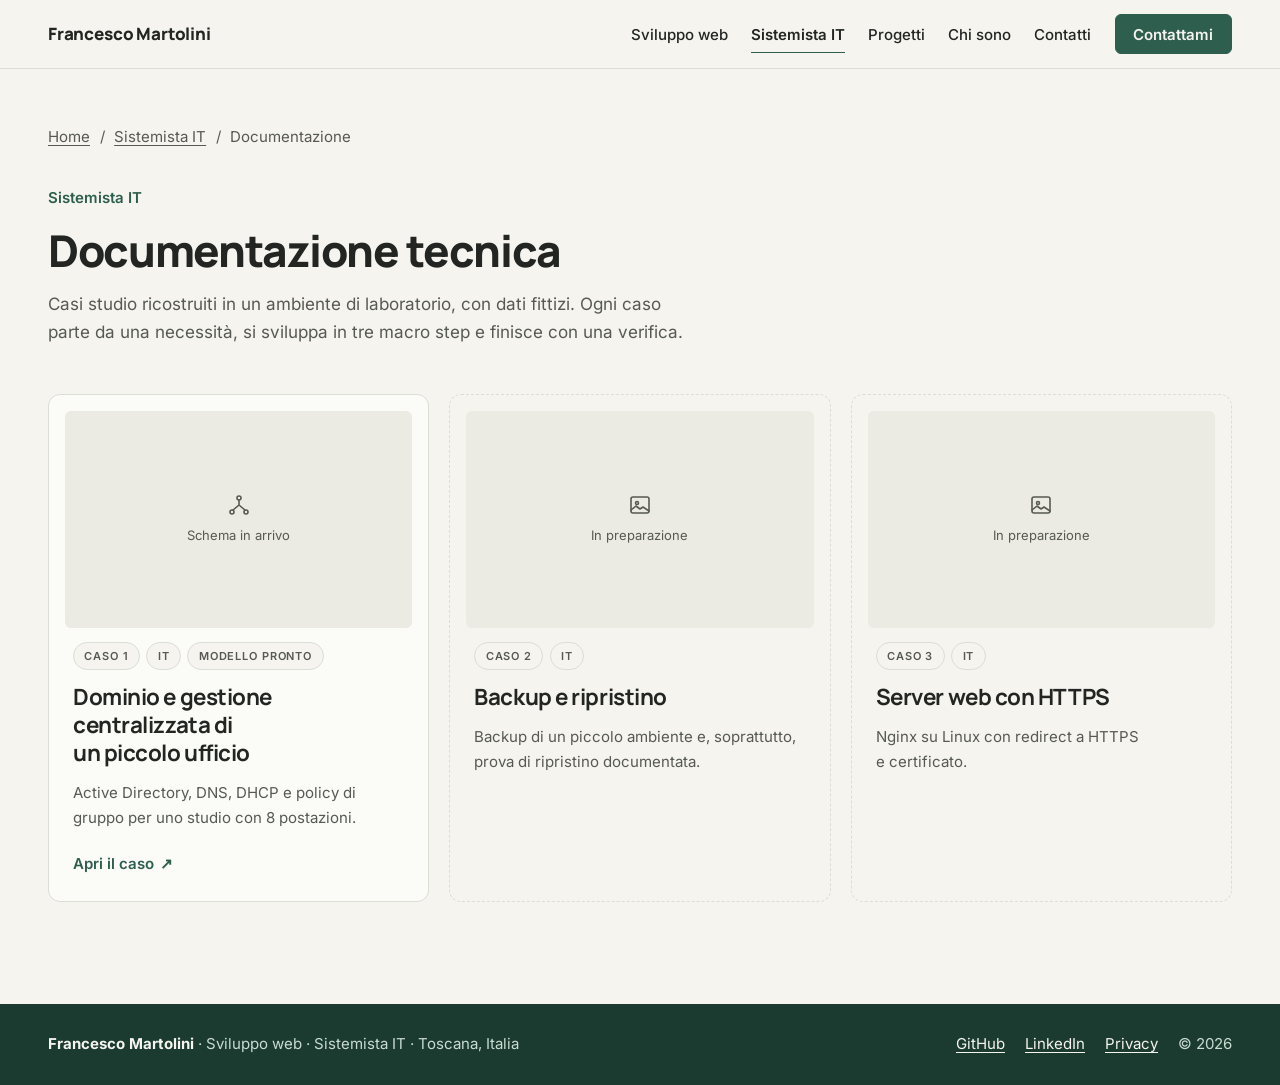
<file: documentazione.html>
<!DOCTYPE html>
<html lang="it">
<head>
  <meta charset="utf-8">
  <meta name="viewport" content="width=device-width, initial-scale=1">

  <title>Documentazione tecnica — Francesco Martolini</title>
  <meta name="description" content="Casi studio IT ricostruiti in laboratorio, con dati fittizi: necessità, tre macro step e verifica.">
  <meta name="theme-color" content="#F5F4EF">

  <meta property="og:type" content="website">
  <meta property="og:locale" content="it_IT">
  <meta property="og:title" content="Documentazione tecnica — Francesco Martolini">
  <meta property="og:description" content="Casi studio IT ricostruiti in laboratorio, con dati fittizi: necessità, tre macro step e verifica.">
  <meta property="og:image" content="assets/img/og.png">
  <meta property="og:image:alt" content="Francesco Martolini — Sviluppo web e consulenza IT">
  <meta name="twitter:card" content="summary_large_image">
  <!--
    TODO dopo la scelta del dominio (da ripetere in ogni pagina .html):
    canonical, og:url, og:image con percorso assoluto, sitemap.xml e riga Sitemap in robots.txt.
  -->

  <link rel="icon" href="assets/img/favicon.svg" type="image/svg+xml">
  <link rel="preload" href="assets/fonts/manrope-latin-var.woff2" as="font" type="font/woff2" crossorigin>
  <link rel="preload" href="assets/fonts/inter-latin-var.woff2" as="font" type="font/woff2" crossorigin>
  <link rel="stylesheet" href="assets/css/style.css">
  <script src="assets/js/main.js"></script>
</head>
<body>
  <a class="skip-link" href="#contenuto">Vai al contenuto</a>

  <header class="site-header">
    <div class="wrap">
      <a class="brand" href="index.html" aria-label="Francesco Martolini, torna alla home">Francesco Martolini</a>

      <nav class="site-nav" id="menu" aria-label="Principale">
        <ul class="nav-list">
          <li><a href="sviluppo-web.html">Sviluppo web</a></li>
          <li><a href="consulenza-it.html" aria-current="true">Sistemista IT</a></li>
          <li><a href="progetti.html">Progetti</a></li>
          <li><a href="chi-sono.html">Chi sono</a></li>
          <li><a href="contatti.html">Contatti</a></li>
        </ul>
      </nav>

      <a class="btn btn-primary btn-sm header-cta" href="contatti.html">Contattami</a>
      <button class="nav-toggle" type="button" aria-expanded="false" aria-controls="menu" aria-label="Apri il menu">
        <span class="bars" aria-hidden="true"></span>
      </button>
    </div>
  </header>

  <main id="contenuto">

    <section class="section first" aria-labelledby="titolo-docs">
      <div class="wrap">
        <div class="projects-head">
          <nav class="crumbs" aria-label="Percorso"><a href="index.html">Home</a> <span aria-hidden="true">/</span> <a href="consulenza-it.html">Sistemista IT</a> <span aria-hidden="true">/</span> <span>Documentazione</span></nav>
          <p class="section-label">Sistemista IT</p>
          <h1 id="titolo-docs">Documentazione tecnica</h1>
          <p>Casi studio ricostruiti in un ambiente di laboratorio, con dati fittizi. Ogni caso parte da una necessità, si sviluppa in tre macro step e finisce con una verifica.</p>
        </div>

        <div class="projects-grid">
          <article class="project">
            <div class="thumb"><svg class="icon" aria-hidden="true"><use href="assets/img/sprite.svg#i-network"/></svg><span>Schema in arrivo</span></div>
            <p class="project-tags"><span class="tag">Caso 1</span><span class="tag">IT</span><span class="tag">Modello pronto</span></p>
            <h3>Dominio e gestione centralizzata di un piccolo ufficio</h3>
            <p>Active Directory, DNS, DHCP e policy di gruppo per uno studio con 8 postazioni.</p>
            <p class="project-link"><a class="link-arrow" href="doc-dominio-ufficio.html">Apri il caso <span class="arrow" aria-hidden="true">↗</span></a></p>
          </article>
          <article class="project is-pending">
            <div class="thumb"><svg class="icon" aria-hidden="true"><use href="assets/img/sprite.svg#i-image"/></svg><span>In preparazione</span></div>
            <p class="project-tags"><span class="tag">Caso 2</span><span class="tag">IT</span></p>
            <h3>Backup e ripristino</h3>
            <p>Backup di un piccolo ambiente e, soprattutto, prova di ripristino documentata.</p>
          </article>
          <article class="project is-pending">
            <div class="thumb"><svg class="icon" aria-hidden="true"><use href="assets/img/sprite.svg#i-image"/></svg><span>In preparazione</span></div>
            <p class="project-tags"><span class="tag">Caso 3</span><span class="tag">IT</span></p>
            <h3>Server web con HTTPS</h3>
            <p>Nginx su Linux con redirect a HTTPS e certificato.</p>
          </article>
        </div>
      </div>
    </section>
  </main>

  <footer class="site-footer">
    <div class="wrap">
      <span><strong>Francesco Martolini</strong> · Sviluppo web · Sistemista IT · Toscana, Italia</span>
      <span class="footer-links"><a href="https://github.com/FrancescoMartolini" target="_blank" rel="noopener">GitHub</a> <a href="https://it.linkedin.com/in/francescomartolini" target="_blank" rel="noopener">LinkedIn</a> <a href="privacy.html">Privacy</a> <span>© 2026</span></span>
    </div>
  </footer>
</body>
</html>
</file>
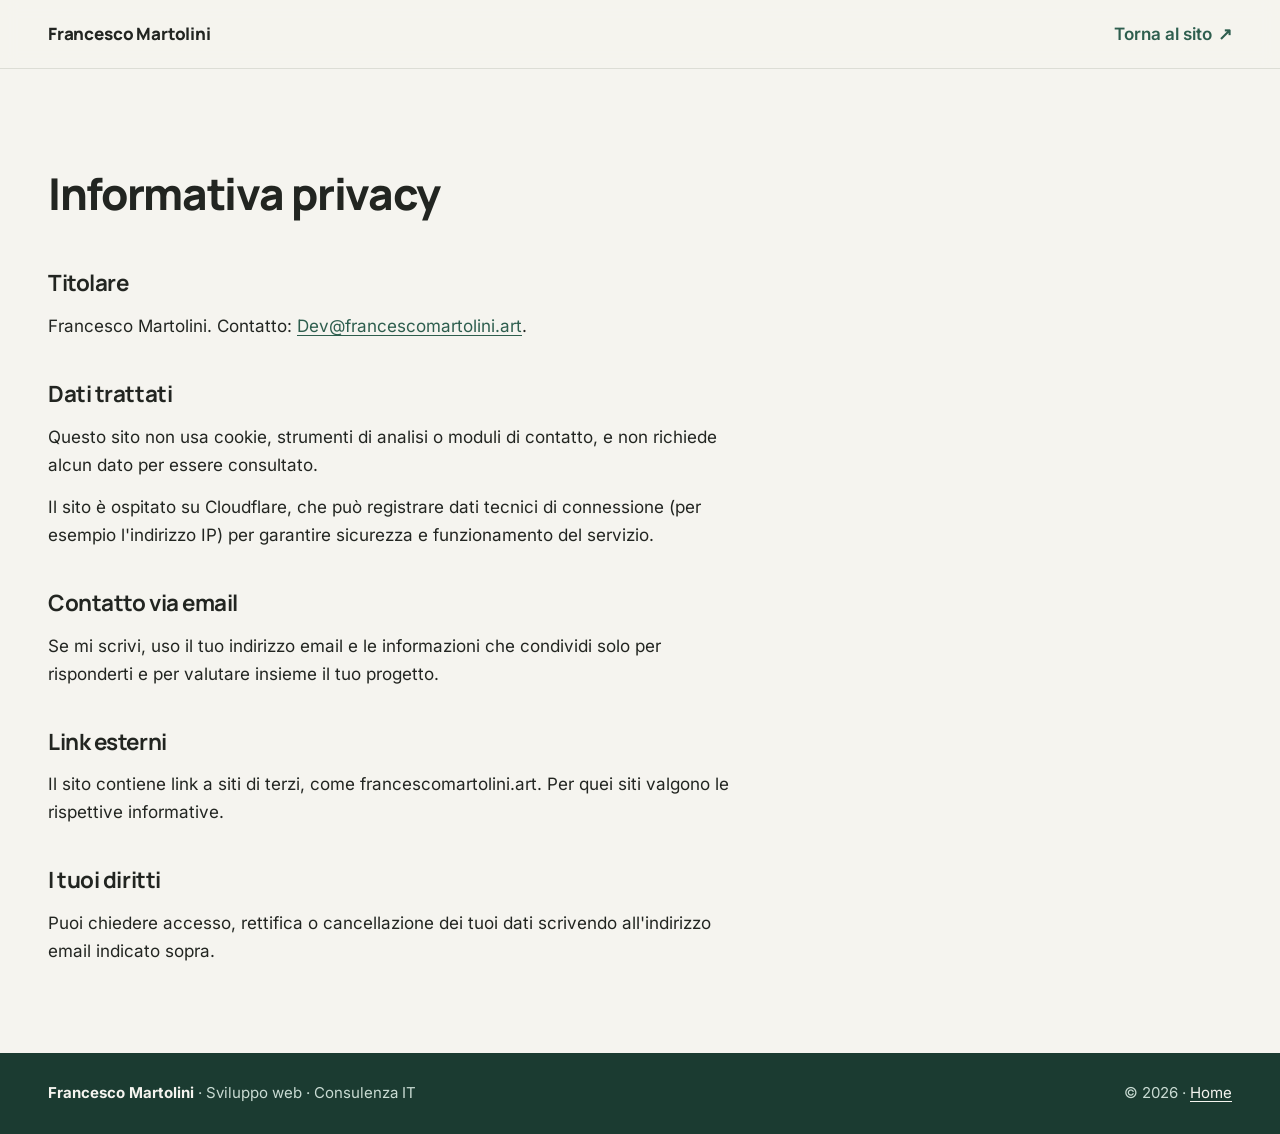
<file: privacy.html>
<!DOCTYPE html>
<html lang="it">
<head>
  <meta charset="utf-8">
  <meta name="viewport" content="width=device-width, initial-scale=1">
  <title>Informativa privacy — Francesco Martolini</title>
  <meta name="description" content="Informativa sul trattamento dei dati per il sito di Francesco Martolini.">
  <meta name="robots" content="noindex">
  <link rel="icon" href="assets/img/favicon.svg" type="image/svg+xml">
  <link rel="preload" href="assets/fonts/manrope-latin-var.woff2" as="font" type="font/woff2" crossorigin>
  <link rel="preload" href="assets/fonts/inter-latin-var.woff2" as="font" type="font/woff2" crossorigin>
  <link rel="stylesheet" href="assets/css/style.css">
</head>
<body>
  <a class="skip-link" href="#contenuto">Vai al contenuto</a>
  <header class="site-header">
    <div class="wrap">
      <a class="brand" href="index.html">Francesco Martolini</a>
      <a class="link-arrow" href="index.html">Torna al sito <span class="arrow" aria-hidden="true">↗</span></a>
    </div>
  </header>

  <main id="contenuto" class="legal wrap">
    <h1>Informativa privacy</h1>

    <h2>Titolare</h2>
    <p>Francesco Martolini. Contatto: <a href="mailto:Dev@francescomartolini.art">Dev@francescomartolini.art</a>.</p>

    <h2>Dati trattati</h2>
    <p>Questo sito non usa cookie, strumenti di analisi o moduli di contatto, e non richiede alcun dato per essere consultato.</p>
    <p>Il sito è ospitato su Cloudflare, che può registrare dati tecnici di connessione (per esempio l'indirizzo IP) per garantire sicurezza e funzionamento del servizio.</p>

    <h2>Contatto via email</h2>
    <p>Se mi scrivi, uso il tuo indirizzo email e le informazioni che condividi solo per risponderti e per valutare insieme il tuo progetto.</p>

    <h2>Link esterni</h2>
    <p>Il sito contiene link a siti di terzi, come francescomartolini.art. Per quei siti valgono le rispettive informative.</p>

    <h2>I tuoi diritti</h2>
    <p>Puoi chiedere accesso, rettifica o cancellazione dei tuoi dati scrivendo all'indirizzo email indicato sopra.</p>
  </main>

  <footer class="site-footer">
    <div class="wrap">
      <span><strong>Francesco Martolini</strong> · Sviluppo web · Consulenza IT</span>
      <span>© 2026 · <a href="index.html">Home</a></span>
    </div>
  </footer>
</body>
</html>
</file>
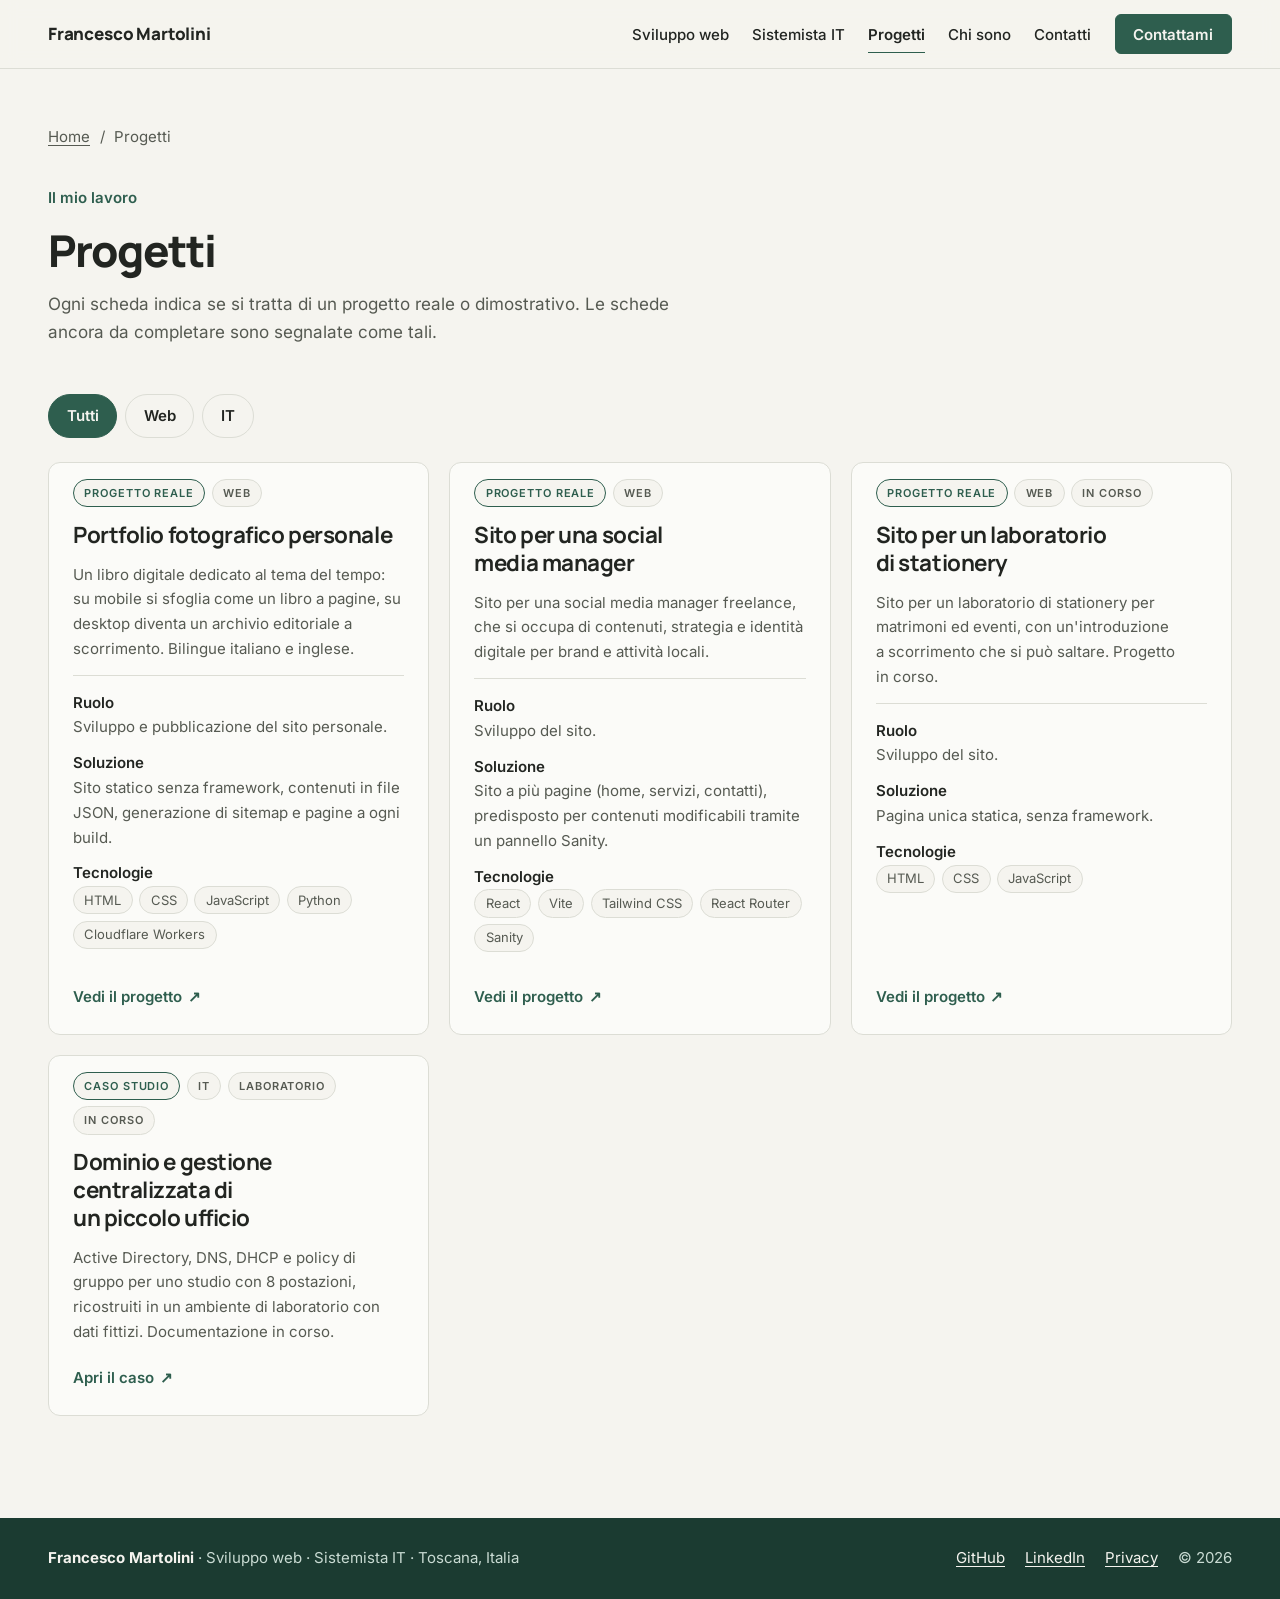
<file: progetti.html>
<!DOCTYPE html>
<html lang="it">
<head>
  <meta charset="utf-8">
  <meta name="viewport" content="width=device-width, initial-scale=1">

  <title>Progetti — Francesco Martolini</title>
  <meta name="description" content="Progetti web e casi studio IT: ogni scheda indica se si tratta di un lavoro reale o dimostrativo.">
  <meta name="theme-color" content="#F5F4EF">

  <meta property="og:type" content="website">
  <meta property="og:locale" content="it_IT">
  <meta property="og:title" content="Progetti — Francesco Martolini">
  <meta property="og:description" content="Progetti web e casi studio IT: ogni scheda indica se si tratta di un lavoro reale o dimostrativo.">
  <meta property="og:image" content="assets/img/og.png">
  <meta property="og:image:alt" content="Francesco Martolini — Sviluppo web e consulenza IT">
  <meta name="twitter:card" content="summary_large_image">
  <!--
    TODO dopo la scelta del dominio (da ripetere in ogni pagina .html):
    canonical, og:url, og:image con percorso assoluto, sitemap.xml e riga Sitemap in robots.txt.
  -->

  <link rel="icon" href="assets/img/favicon.svg" type="image/svg+xml">
  <link rel="preload" href="assets/fonts/manrope-latin-var.woff2" as="font" type="font/woff2" crossorigin>
  <link rel="preload" href="assets/fonts/inter-latin-var.woff2" as="font" type="font/woff2" crossorigin>
  <link rel="stylesheet" href="assets/css/style.css">
  <script src="assets/js/main.js"></script>
</head>
<body>
  <a class="skip-link" href="#contenuto">Vai al contenuto</a>

  <header class="site-header">
    <div class="wrap">
      <a class="brand" href="index.html" aria-label="Francesco Martolini, torna alla home">Francesco Martolini</a>

      <nav class="site-nav" id="menu" aria-label="Principale">
        <ul class="nav-list">
          <li><a href="sviluppo-web.html">Sviluppo web</a></li>
          <li><a href="consulenza-it.html">Sistemista IT</a></li>
          <li><a href="progetti.html" aria-current="page">Progetti</a></li>
          <li><a href="chi-sono.html">Chi sono</a></li>
          <li><a href="contatti.html">Contatti</a></li>
        </ul>
      </nav>

      <a class="btn btn-primary btn-sm header-cta" href="contatti.html">Contattami</a>
      <button class="nav-toggle" type="button" aria-expanded="false" aria-controls="menu" aria-label="Apri il menu">
        <span class="bars" aria-hidden="true"></span>
      </button>
    </div>
  </header>

  <main id="contenuto">
<!-- ===================== PROGETTI ===================== -->
    <section class="section first" id="progetti" aria-labelledby="titolo-progetti">
      <div class="wrap">
        <div class="projects-head">
          <nav class="crumbs" aria-label="Percorso"><a href="index.html">Home</a> <span aria-hidden="true">/</span> <span>Progetti</span></nav>
          <p class="section-label">Il mio lavoro</p>
          <h1 id="titolo-progetti">Progetti</h1>
          <p>Ogni scheda indica se si tratta di un progetto reale o dimostrativo. Le schede ancora da completare sono segnalate come tali.</p>
        </div>

        <div class="filters" role="group" aria-label="Filtra i progetti">
          <button type="button" data-filter="all" aria-pressed="true">Tutti</button>
          <button type="button" data-filter="web" aria-pressed="false">Web</button>
          <button type="button" data-filter="it" aria-pressed="false">IT</button>
        </div>

        <div class="projects-grid" data-filter="all">
          <!--
            Scheda 01: testo ricavato dal README pubblico del repository.
            Da fare: verificare che "Ruolo" rispecchi il tuo contributo (es. aggiungere progettazione grafica)
            e sostituire .thumb con uno screenshot reale (vedi README del progetto).
          -->
          <article class="project" data-area="web">
            <p class="project-tags"><span class="tag tag-verde">Progetto reale</span><span class="tag">Web</span></p>
            <h3>Portfolio fotografico personale</h3>
            <p>Un libro digitale dedicato al tema del tempo: su mobile si sfoglia come un libro a pagine, su desktop diventa un archivio editoriale a scorrimento. Bilingue italiano e inglese.</p>
            <dl class="project-meta">
              <dt>Ruolo</dt><dd>Sviluppo e pubblicazione del sito personale.</dd>
              <dt>Soluzione</dt><dd>Sito statico senza framework, contenuti in file JSON, generazione di sitemap e pagine a ogni build.</dd>
              <dt>Tecnologie</dt>
              <dd class="chips"><span>HTML</span><span>CSS</span><span>JavaScript</span><span>Python</span><span>Cloudflare Workers</span></dd>
            </dl>
            <p class="project-link"><a class="link-arrow" href="https://francescomartolini.art" target="_blank" rel="noopener">Vedi il progetto <span class="arrow" aria-hidden="true">↗</span></a></p>
          </article>

          <article class="project" data-area="web">
            <p class="project-tags"><span class="tag tag-verde">Progetto reale</span><span class="tag">Web</span></p>
            <h3>Sito per una social media manager</h3>
            <p>Sito per una social media manager freelance, che si occupa di contenuti, strategia e identità digitale per brand e attività locali.</p>
            <dl class="project-meta">
              <dt>Ruolo</dt><dd>Sviluppo del sito.</dd>
              <dt>Soluzione</dt><dd>Sito a più pagine (home, servizi, contatti), predisposto per contenuti modificabili tramite un pannello Sanity.</dd>
              <dt>Tecnologie</dt>
              <dd class="chips"><span>React</span><span>Vite</span><span>Tailwind CSS</span><span>React Router</span><span>Sanity</span></dd>
            </dl>
            <p class="project-link"><a class="link-arrow" href="https://francescomartolini.github.io/diletta-smm/" target="_blank" rel="noopener">Vedi il progetto <span class="arrow" aria-hidden="true">↗</span></a></p>
          </article>

          <article class="project" data-area="web">
            <p class="project-tags"><span class="tag tag-verde">Progetto reale</span><span class="tag">Web</span><span class="tag">In corso</span></p>
            <h3>Sito per un laboratorio di stationery</h3>
            <p>Sito per un laboratorio di stationery per matrimoni ed eventi, con un'introduzione a scorrimento che si può saltare. Progetto in corso.</p>
            <dl class="project-meta">
              <dt>Ruolo</dt><dd>Sviluppo del sito.</dd>
              <dt>Soluzione</dt><dd>Pagina unica statica, senza framework.</dd>
              <dt>Tecnologie</dt>
              <dd class="chips"><span>HTML</span><span>CSS</span><span>JavaScript</span></dd>
            </dl>
            <p class="project-link"><a class="link-arrow" href="https://francescomartolini.github.io/thesisilab/" target="_blank" rel="noopener">Vedi il progetto <span class="arrow" aria-hidden="true">↗</span></a></p>
          </article>
          <article class="project" data-area="it">
            <p class="project-tags"><span class="tag tag-verde">Caso studio</span><span class="tag">IT</span><span class="tag">Laboratorio</span><span class="tag">In corso</span></p>
            <h3>Dominio e gestione centralizzata di un piccolo ufficio</h3>
            <p>Active Directory, DNS, DHCP e policy di gruppo per uno studio con 8 postazioni, ricostruiti in un ambiente di laboratorio con dati fittizi. Documentazione in corso.</p>
            <p class="project-link"><a class="link-arrow" href="doc-dominio-ufficio.html">Apri il caso <span class="arrow" aria-hidden="true">↗</span></a></p>
          </article>
        </div>
      </div>
    </section>

      </main>

  <footer class="site-footer">
    <div class="wrap">
      <span><strong>Francesco Martolini</strong> · Sviluppo web · Sistemista IT · Toscana, Italia</span>
      <span class="footer-links"><a href="https://github.com/FrancescoMartolini" target="_blank" rel="noopener">GitHub</a> <a href="https://it.linkedin.com/in/francescomartolini" target="_blank" rel="noopener">LinkedIn</a> <a href="privacy.html">Privacy</a> <span>© 2026</span></span>
    </div>
  </footer>
</body>
</html>
</file>
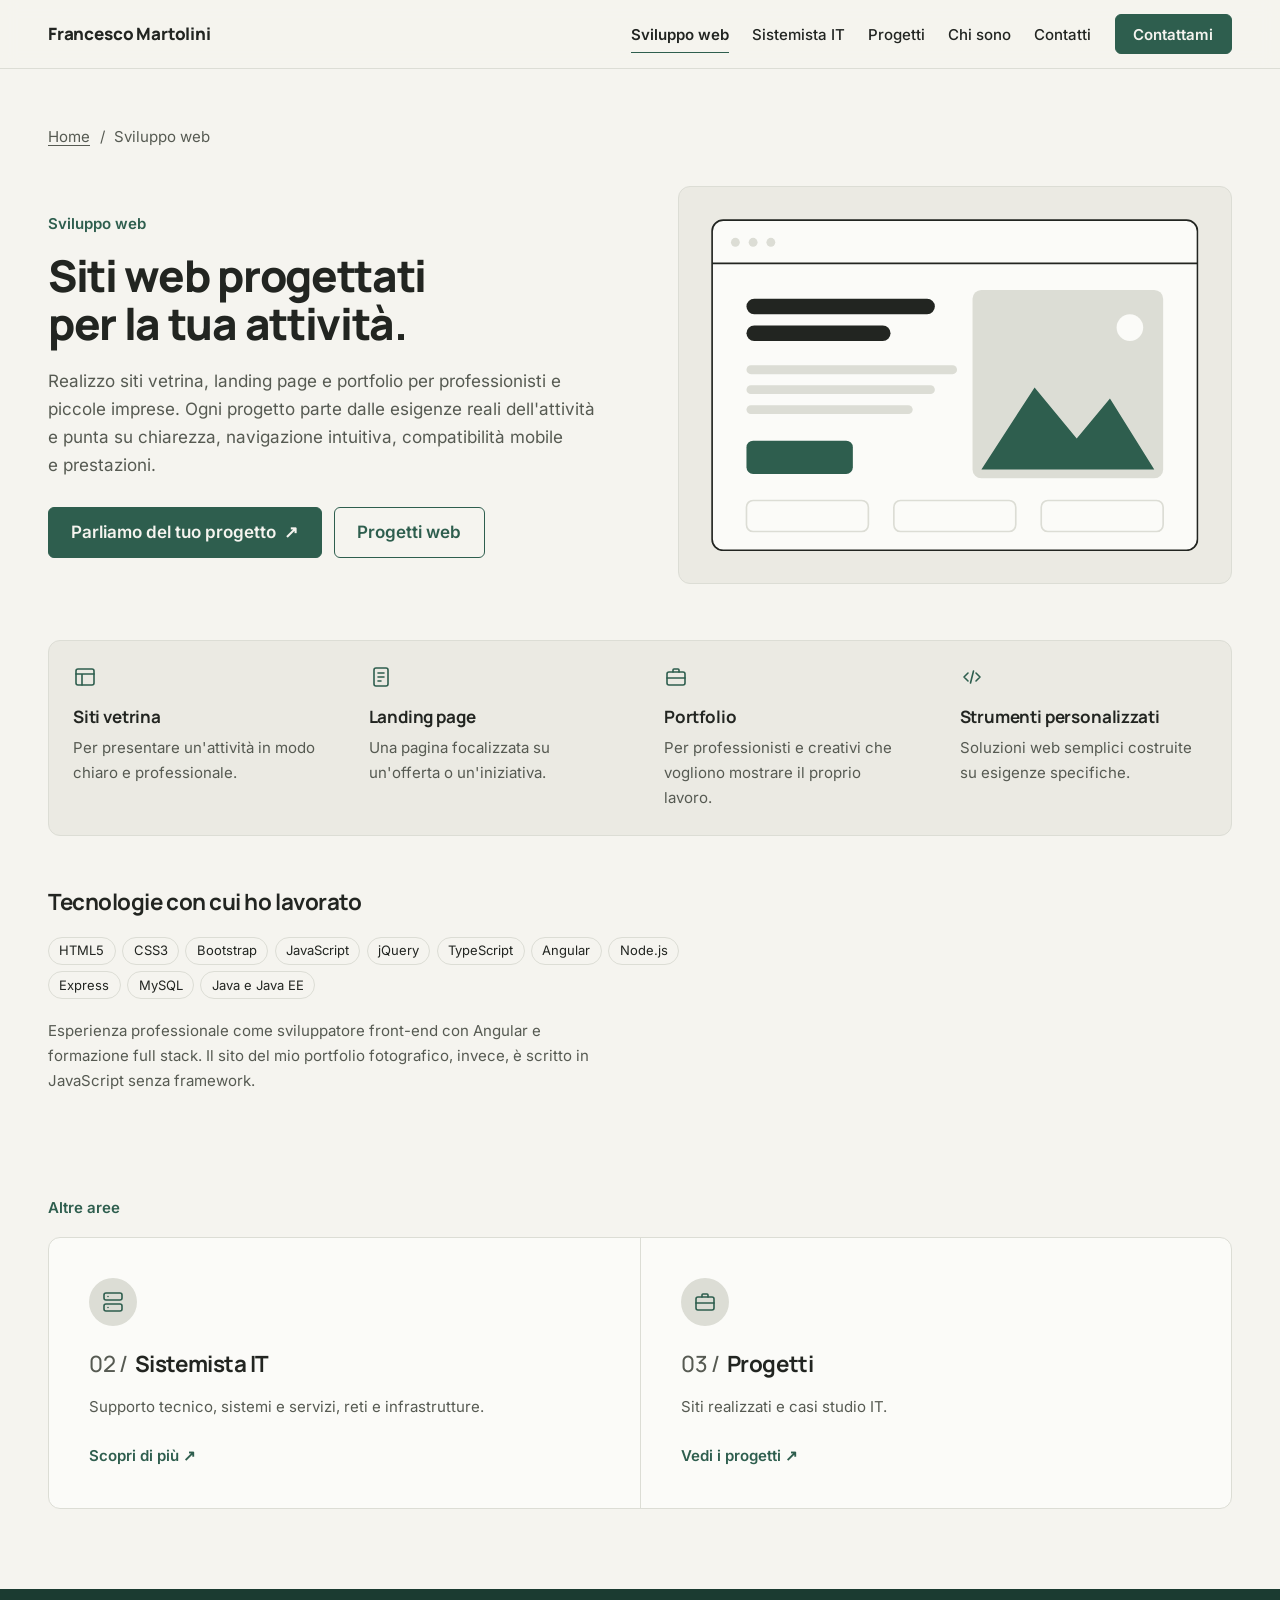
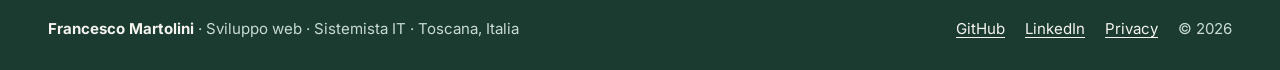
<file: sviluppo-web.html>
<!DOCTYPE html>
<html lang="it">
<head>
  <meta charset="utf-8">
  <meta name="viewport" content="width=device-width, initial-scale=1">

  <title>Sviluppo web — Francesco Martolini</title>
  <meta name="description" content="Siti vetrina, landing page, portfolio e strumenti web personalizzati per professionisti e piccole imprese.">
  <meta name="theme-color" content="#F5F4EF">

  <meta property="og:type" content="website">
  <meta property="og:locale" content="it_IT">
  <meta property="og:title" content="Sviluppo web — Francesco Martolini">
  <meta property="og:description" content="Siti vetrina, landing page, portfolio e strumenti web personalizzati per professionisti e piccole imprese.">
  <meta property="og:image" content="assets/img/og.png">
  <meta property="og:image:alt" content="Francesco Martolini — Sviluppo web e consulenza IT">
  <meta name="twitter:card" content="summary_large_image">
  <!--
    TODO dopo la scelta del dominio (da ripetere in ogni pagina .html):
    canonical, og:url, og:image con percorso assoluto, sitemap.xml e riga Sitemap in robots.txt.
  -->

  <link rel="icon" href="assets/img/favicon.svg" type="image/svg+xml">
  <link rel="preload" href="assets/fonts/manrope-latin-var.woff2" as="font" type="font/woff2" crossorigin>
  <link rel="preload" href="assets/fonts/inter-latin-var.woff2" as="font" type="font/woff2" crossorigin>
  <link rel="stylesheet" href="assets/css/style.css">
  <script src="assets/js/main.js"></script>
</head>
<body>
  <a class="skip-link" href="#contenuto">Vai al contenuto</a>

  <header class="site-header">
    <div class="wrap">
      <a class="brand" href="index.html" aria-label="Francesco Martolini, torna alla home">Francesco Martolini</a>

      <nav class="site-nav" id="menu" aria-label="Principale">
        <ul class="nav-list">
          <li><a href="sviluppo-web.html" aria-current="page">Sviluppo web</a></li>
          <li><a href="consulenza-it.html">Sistemista IT</a></li>
          <li><a href="progetti.html">Progetti</a></li>
          <li><a href="chi-sono.html">Chi sono</a></li>
          <li><a href="contatti.html">Contatti</a></li>
        </ul>
      </nav>

      <a class="btn btn-primary btn-sm header-cta" href="contatti.html">Contattami</a>
      <button class="nav-toggle" type="button" aria-expanded="false" aria-controls="menu" aria-label="Apri il menu">
        <span class="bars" aria-hidden="true"></span>
      </button>
    </div>
  </header>

  <main id="contenuto">
<!-- ===================== SVILUPPO WEB ===================== -->
    <section class="section first" id="sviluppo-web" aria-labelledby="titolo-web">
      <div class="wrap">
        <nav class="crumbs" aria-label="Percorso"><a href="index.html">Home</a> <span aria-hidden="true">/</span> <span>Sviluppo web</span></nav>
        <div class="split">
          <div>
            <p class="section-label">Sviluppo web</p>
            <h1 id="titolo-web">Siti web progettati per la tua attività.</h1>
            <p class="lead">Realizzo siti vetrina, landing page e portfolio per professionisti e piccole imprese. Ogni progetto parte dalle esigenze reali dell'attività e punta su chiarezza, navigazione intuitiva, compatibilità mobile e prestazioni.</p>
            <p class="cta-row"><a class="btn btn-primary" href="contatti.html">Parliamo del tuo progetto <span class="arrow" aria-hidden="true">↗</span></a> <a class="btn btn-secondary" href="progetti.html#web">Progetti web</a></p>
          </div>
          <div class="figure" aria-hidden="true">
            <svg viewBox="0 0 440 300" focusable="false"><use href="assets/img/sprite.svg#art-browser" width="440" height="300"/></svg>
          </div>
        </div>

        <ul class="features cols-4">
          <li><svg class="icon" aria-hidden="true"><use href="assets/img/sprite.svg#i-layout"/></svg><strong>Siti vetrina</strong><span>Per presentare un'attività in modo chiaro e professionale.</span></li>
          <li><svg class="icon" aria-hidden="true"><use href="assets/img/sprite.svg#i-page"/></svg><strong>Landing page</strong><span>Una pagina focalizzata su un'offerta o un'iniziativa.</span></li>
          <li><svg class="icon" aria-hidden="true"><use href="assets/img/sprite.svg#i-briefcase"/></svg><strong>Portfolio</strong><span>Per professionisti e creativi che vogliono mostrare il proprio lavoro.</span></li>
          <li><svg class="icon" aria-hidden="true"><use href="assets/img/sprite.svg#i-code"/></svg><strong>Strumenti personalizzati</strong><span>Soluzioni web semplici costruite su esigenze specifiche.</span></li>
        </ul>
        <div class="skills">
          <h3>Tecnologie con cui ho lavorato</h3>
          <p class="chips"><span>HTML5</span><span>CSS3</span><span>Bootstrap</span><span>JavaScript</span><span>jQuery</span><span>TypeScript</span><span>Angular</span><span>Node.js</span><span>Express</span><span>MySQL</span><span>Java e Java EE</span></p>
          <p class="skills-note">Esperienza professionale come sviluppatore front-end con Angular e formazione full stack. Il sito del mio portfolio fotografico, invece, è scritto in JavaScript senza framework.</p>
        </div>
      </div>
    </section>

    
    <section class="wrap next" aria-label="Altre aree">
      <p class="section-label">Altre aree</p>
      <div class="services-split cols-2">
        <a class="service" href="consulenza-it.html">
          <span class="icon-badge"><svg class="icon" aria-hidden="true"><use href="assets/img/sprite.svg#i-server"/></svg></span>
          <h2><span class="num">02 /</span> Sistemista IT</h2>
          <p>Supporto tecnico, sistemi e servizi, reti e infrastrutture.</p>
          <span class="go">Scopri di più <span class="arrow" aria-hidden="true">↗</span></span>
        </a>
<a class="service" href="progetti.html">
          <span class="icon-badge"><svg class="icon" aria-hidden="true"><use href="assets/img/sprite.svg#i-briefcase"/></svg></span>
          <h2><span class="num">03 /</span> Progetti</h2>
          <p>Siti realizzati e casi studio IT.</p>
          <span class="go">Vedi i progetti <span class="arrow" aria-hidden="true">↗</span></span>
        </a>
      </div>
    </section>
  </main>

  <footer class="site-footer">
    <div class="wrap">
      <span><strong>Francesco Martolini</strong> · Sviluppo web · Sistemista IT · Toscana, Italia</span>
      <span class="footer-links"><a href="https://github.com/FrancescoMartolini" target="_blank" rel="noopener">GitHub</a> <a href="https://it.linkedin.com/in/francescomartolini" target="_blank" rel="noopener">LinkedIn</a> <a href="privacy.html">Privacy</a> <span>© 2026</span></span>
    </div>
  </footer>
</body>
</html>
</file>
<file: assets/css/style.css>
/* ==========================================================================
   Francesco Martolini — Portfolio Web & IT
   Palette e tipografia da brief. Per cambiare colori o font modifica i token.
   ========================================================================== */

@font-face {
  font-family: "Manrope";
  src: url("../fonts/manrope-latin-var.woff2") format("woff2");
  font-weight: 200 800;
  font-style: normal;
  font-display: swap;
}
@font-face {
  font-family: "Inter";
  src: url("../fonts/inter-latin-var.woff2") format("woff2");
  font-weight: 100 900;
  font-style: normal;
  font-display: swap;
}

@font-face {
  font-family: "Instrument Serif";
  src: url("../fonts/instrument-serif-latin-italic.woff2") format("woff2");
  font-weight: 400;
  font-style: italic;
  font-display: swap;
}

:root {
  /* Palette del brief */
  --avorio: #f5f4ef;
  --grafite: #222521;
  --verde: #2e5e4e;
  --grigio: #dcddd5;

  /* Derivati (contrasto verificato su avorio) */
  --testo-secondario: #565a52;
  --verde-scuro: #234a3d;
  --superficie: #fbfbf8;
  --velo: #ebeae3; /* superfici secondarie, tra avorio e grigio */
  --verde-chiaro: #a9cdbd; /* testo/dettagli su fondo verde o grafite */

  --font-titoli: "Manrope", "Helvetica Neue", Arial, sans-serif;
  --font-serif: "Instrument Serif", Georgia, "Times New Roman", serif;
  --verde-profondo: #1b3b31; /* menu mobile e footer */
  --linea: #bfc1b5; /* linee dello schema */
  --font-testo: "Inter", "Helvetica Neue", Arial, sans-serif;

  --t-xs: 0.8125rem;
  --t-sm: 0.9375rem;
  --t-base: 1.0625rem;
  --t-lg: 1.25rem;
  --t-h3: clamp(1.2rem, 1.1rem + 0.5vw, 1.4rem);
  --t-h2: clamp(1.75rem, 1.3rem + 1.8vw, 2.75rem);
  --t-h1: clamp(2.2rem, 1.2rem + 3.2vw, 3.25rem);

  --gutter: clamp(1.25rem, 4vw, 3rem);
  --maxw: 74rem;
  --raggio: 6px;
  --raggio-lg: 12px;
  --header-h: 4.25rem;
}

*,
*::before,
*::after {
  box-sizing: border-box;
}

html {
  -webkit-text-size-adjust: 100%;
  scroll-behavior: smooth;
  scroll-padding-top: calc(var(--header-h) + 1rem);
}

@media (prefers-reduced-motion: reduce) {
  html {
    scroll-behavior: auto;
  }
  *,
  *::before,
  *::after {
    transition-duration: 0.01ms !important;
    animation-duration: 0.01ms !important;
  }
}

body {
  margin: 0;
  background: var(--avorio);
  color: var(--grafite);
  font-family: var(--font-testo);
  font-size: var(--t-base);
  line-height: 1.65;
  -webkit-font-smoothing: antialiased;
}

img,
svg {
  display: block;
  max-width: 100%;
}

h1,
h2,
h3 {
  font-family: var(--font-titoli);
  color: var(--grafite);
  margin: 0;
  text-wrap: balance;
}

p {
  margin: 0;
  max-width: 62ch;
  text-wrap: pretty;
}

ul {
  margin: 0;
  padding: 0;
  list-style: none;
}

a {
  color: var(--verde);
  text-decoration-thickness: 1px;
  text-underline-offset: 0.2em;
}
a:hover {
  color: var(--verde-scuro);
}

:focus-visible {
  outline: 3px solid var(--verde);
  outline-offset: 3px;
  border-radius: 2px;
}

.skip-link {
  position: absolute;
  left: var(--gutter);
  top: -4rem;
  background: var(--grafite);
  color: var(--avorio);
  padding: 0.6rem 1rem;
  border-radius: var(--raggio);
  z-index: 100;
  text-decoration: none;
  font-weight: 600;
}
.skip-link:focus {
  top: 0.75rem;
  color: var(--avorio);
}

.wrap {
  width: min(100% - 2 * var(--gutter), var(--maxw));
  margin-inline: auto;
}

/* ---------- Icone e illustrazioni ---------- */

.icon {
  width: 1.5rem;
  height: 1.5rem;
  flex: none;
  fill: none;
  stroke: currentColor;
  stroke-width: 1.6;
  stroke-linecap: round;
  stroke-linejoin: round;
}

.a-surface { fill: var(--superficie); }
.a-stroke { stroke: var(--grafite); stroke-width: 1.5; }
.a-nofill { fill: none; stroke: var(--grigio); stroke-width: 1.5; }
.a-grey { fill: var(--grigio); }
.a-ink { fill: var(--grafite); }
.a-green { fill: var(--verde); }
.a-unit rect { fill: #2c302a; stroke: #484d45; stroke-width: 1; }
.a-bar rect { fill: #5b6057; }
.a-led circle { fill: var(--verde-chiaro); }

.figure {
  background: var(--velo);
  border: 1px solid var(--grigio);
  border-radius: var(--raggio-lg);
  padding: clamp(1rem, 3vw, 2rem);
}
.figure svg {
  width: 100%;
  height: auto;
}

/* ---------- Header ---------- */

.site-header {
  position: sticky;
  top: 0;
  z-index: 50;
  background: color-mix(in srgb, var(--avorio) 94%, transparent);
  backdrop-filter: blur(8px);
  border-bottom: 1px solid var(--grigio);
}

.site-header .wrap {
  display: flex;
  align-items: center;
  min-height: var(--header-h);
  gap: 1.5rem;
}

.brand {
  font-family: var(--font-titoli);
  font-weight: 800;
  font-size: 1.0625rem;
  letter-spacing: -0.01em;
  color: var(--grafite);
  text-decoration: none;
  white-space: nowrap;
  margin-right: auto;
}
.brand:hover {
  color: var(--grafite);
}

.nav-list {
  display: flex;
  gap: clamp(0.9rem, 1.8vw, 1.75rem);
  align-items: center;
}
.nav-list a {
  color: var(--grafite);
  text-decoration: none;
  font-size: var(--t-sm);
  font-weight: 500;
  padding: 0.5rem 0;
  border-bottom: 1.5px solid transparent;
  transition: border-color 0.15s;
}
.nav-list a:hover {
  color: var(--grafite);
  border-bottom-color: var(--verde);
}
.nav-list a[aria-current] {
  border-bottom-color: var(--verde);
  font-weight: 600;
}

.nav-toggle {
  display: none;
  width: 2.75rem;
  height: 2.75rem;
  align-items: center;
  justify-content: center;
  background: transparent;
  border: 1px solid var(--grigio);
  border-radius: var(--raggio);
  cursor: pointer;
  color: var(--grafite);
}
.bars,
.bars::before,
.bars::after {
  display: block;
  width: 1.15rem;
  height: 2px;
  background: currentColor;
  border-radius: 2px;
  transition: transform 0.2s, opacity 0.2s;
}
.bars {
  position: relative;
}
.bars::before,
.bars::after {
  content: "";
  position: absolute;
  left: 0;
}
.bars::before { top: -6px; }
.bars::after { top: 6px; }
.nav-toggle[aria-expanded="true"] .bars { background: transparent; }
.nav-toggle[aria-expanded="true"] .bars::before { top: 0; transform: rotate(45deg); }
.nav-toggle[aria-expanded="true"] .bars::after { top: 0; transform: rotate(-45deg); }

@media (max-width: 60rem) {
  .site-header .header-cta {
    display: none;
  }
  .js .nav-toggle {
    display: inline-flex;
  }
  .js .site-nav {
    position: absolute;
    left: 0;
    right: 0;
    top: 100%;
    background: var(--verde-profondo);
    display: none;
  }
  .js .site-nav.is-open {
    display: block;
  }
  .js .nav-list {
    flex-direction: column;
    align-items: stretch;
    gap: 0;
    padding: 0.5rem var(--gutter) 1rem;
  }
  .js .nav-list a {
    display: block;
    padding: 0.85rem 0;
    border-bottom: 1px solid rgba(245, 244, 239, 0.18);
    font-size: var(--t-base);
    color: var(--avorio);
  }
  .js .nav-list a:hover,
  .js .nav-list a[aria-current] {
    color: #fff;
    border-bottom-color: var(--verde-chiaro);
  }
  /* Senza JavaScript: il menu va a capo sotto il nome */
  .site-header .wrap {
    flex-wrap: wrap;
  }
  html:not(.js) .site-header .wrap {
    padding-block: 0.6rem;
  }
  html:not(.js) .nav-list {
    flex-wrap: wrap;
    gap: 0.25rem 1.25rem;
  }
}

/* ---------- Pulsanti e link ---------- */

.btn {
  display: inline-flex;
  align-items: center;
  gap: 0.5rem;
  font-family: var(--font-testo);
  font-size: var(--t-base);
  font-weight: 600;
  line-height: 1;
  padding: 1rem 1.4rem;
  border-radius: var(--raggio);
  border: 1px solid var(--verde);
  text-decoration: none;
  transition: background-color 0.15s, color 0.15s, border-color 0.15s;
}
.btn-sm {
  font-size: var(--t-sm);
  padding: 0.7rem 1.1rem;
}
.btn-primary {
  background: var(--verde);
  color: var(--avorio);
}
.btn-primary:hover {
  background: var(--verde-scuro);
  border-color: var(--verde-scuro);
  color: var(--avorio);
}
.btn-secondary {
  background: transparent;
  color: var(--verde);
}
.btn-secondary:hover {
  background: var(--verde);
  color: var(--avorio);
}
.btn-light {
  background: var(--avorio);
  border-color: var(--avorio);
  color: var(--grafite);
}
.btn-light:hover {
  background: #fff;
  border-color: #fff;
  color: var(--grafite);
}

.link-arrow {
  font-weight: 600;
  text-decoration: none;
  display: inline-flex;
  gap: 0.35rem;
}
.link-arrow:hover {
  text-decoration: underline;
}

/* ---------- Hero ---------- */

.hero {
  display: grid;
  grid-template-columns: minmax(0, 1.1fr) minmax(0, 1fr);
  gap: clamp(2rem, 5vw, 4.5rem);
  align-items: center;
  padding-block: clamp(2.5rem, 7vw, 6rem) clamp(2.5rem, 6vw, 4.5rem);
}
@media (max-width: 52rem) {
  .hero {
    grid-template-columns: 1fr;
  }
}

.kicker {
  font-size: var(--t-sm);
  font-weight: 600;
  color: var(--verde);
  margin-bottom: 1.5rem;
}

.hero h1 {
  font-size: var(--t-h1);
  font-weight: 800;
  line-height: 1.04;
  letter-spacing: -0.035em;
}
.hero h1 span {
  display: block;
}
.hero h1 .serif {
  font-family: var(--font-serif);
  font-style: italic;
  font-weight: 400;
  color: var(--verde);
  letter-spacing: -0.01em;
  font-size: 1.12em;
  line-height: 1;
}

.hero-lead {
  font-size: var(--t-lg);
  line-height: 1.55;
  color: var(--testo-secondario);
  margin-top: 1.75rem;
  max-width: 46ch;
}

.hero-cta {
  display: flex;
  flex-wrap: wrap;
  gap: 0.75rem;
  margin-top: 2.25rem;
}

/* ---------- Servizi (home) ---------- */

.services {
  padding-bottom: clamp(2.5rem, 6vw, 4rem);
}
.services-split {
  display: grid;
  grid-template-columns: repeat(3, 1fr);
  background: var(--superficie);
  border: 1px solid var(--grigio);
  border-radius: var(--raggio-lg);
  overflow: hidden;
}
@media (max-width: 56rem) {
  .services-split {
    grid-template-columns: 1fr;
  }
}

.service {
  display: flex;
  flex-direction: column;
  gap: 0.75rem;
  padding: clamp(1.5rem, 3.5vw, 2.5rem);
  color: var(--grafite);
  text-decoration: none;
  transition: background-color 0.15s;
}
.service + .service {
  border-left: 1px solid var(--grigio);
}
@media (max-width: 56rem) {
  .service + .service {
    border-left: 0;
    border-top: 1px solid var(--grigio);
  }
}
.service:hover {
  color: var(--grafite);
  background: var(--velo);
}
.service h2 {
  font-size: var(--t-h3);
  font-weight: 700;
  letter-spacing: -0.02em;
}
.service .num {
  color: var(--testo-secondario);
  font-weight: 500;
  margin-right: 0.25rem;
}
.service .sub {
  font-weight: 500;
  color: var(--grafite);
}
.service p {
  font-size: var(--t-sm);
  color: var(--testo-secondario);
}
.service .go {
  margin-top: auto;
  padding-top: 0.75rem;
  color: var(--verde);
  font-weight: 600;
  font-size: var(--t-sm);
}

.icon-badge {
  width: 3rem;
  height: 3rem;
  display: grid;
  place-items: center;
  border-radius: 50%;
  background: var(--grigio);
  color: var(--verde);
  margin-bottom: 0.5rem;
}

/* ---------- Citazione e fascia ambiti ---------- */

.quote-band {
  background: var(--verde);
  color: var(--avorio);
  padding-block: clamp(2.5rem, 6vw, 4.5rem);
}
.quote-band blockquote {
  margin: 0;
}
.quote-band p {
  font-family: var(--font-titoli);
  font-weight: 600;
  font-size: clamp(1.35rem, 1rem + 1.6vw, 2.1rem);
  line-height: 1.3;
  letter-spacing: -0.02em;
  max-width: 34ch;
  color: var(--avorio);
}
.quote-band footer {
  margin-top: 1.25rem;
  font-size: var(--t-sm);
  color: var(--verde-chiaro);
}
.quote-band footer::before {
  content: "— ";
}

.strip ul {
  display: flex;
  flex-wrap: wrap;
  gap: 1rem 2.5rem;
  padding-block: 1.5rem;
  font-size: var(--t-xs);
  font-weight: 600;
  letter-spacing: 0.08em;
  text-transform: uppercase;
  color: var(--verde);
}
.strip li {
  display: inline-flex;
  align-items: center;
  gap: 0.6rem;
}
.strip .icon {
  width: 1.25rem;
  height: 1.25rem;
}
.strip .where {
  margin-left: auto;
  color: var(--testo-secondario);
}
@media (max-width: 36rem) {
  .strip .where {
    margin-left: 0;
  }
}

/* ---------- Sezioni ---------- */

.section {
  padding-block: clamp(3.5rem, 8vw, 6.5rem);
  border-top: 1px solid var(--grigio);
}

.split {
  display: grid;
  grid-template-columns: minmax(0, 1fr) minmax(0, 1fr);
  gap: clamp(2rem, 6vw, 5rem);
  align-items: center;
}
@media (max-width: 52rem) {
  .split {
    grid-template-columns: 1fr;
    gap: 2rem;
  }
}

.section h1,
.section h2 {
  font-size: var(--t-h2);
  font-weight: 800;
  line-height: 1.08;
  letter-spacing: -0.03em;
}

.section.first {
  border-top: 0;
  padding-top: clamp(2rem, 5vw, 3.5rem);
}

.section-label {
  font-size: var(--t-sm);
  font-weight: 600;
  color: var(--verde);
  margin-bottom: 1rem;
}

.lead {
  margin-top: 1.25rem;
  color: var(--testo-secondario);
  max-width: 50ch;
}
.lead-strong {
  margin-top: 1rem;
  font-family: var(--font-titoli);
  font-weight: 700;
  font-size: var(--t-lg);
  letter-spacing: -0.01em;
}
.prose {
  margin-top: 1rem;
  color: var(--testo-secondario);
}
.prose p + p {
  margin-top: 1rem;
}
.cta-row {
  margin-top: 1.75rem;
}

/* ---------- Riquadro con le voci di servizio ---------- */

.features {
  display: grid;
  gap: 0;
  margin-top: clamp(2rem, 5vw, 3.5rem);
  background: var(--velo);
  border: 1px solid var(--grigio);
  border-radius: var(--raggio-lg);
}
.features.cols-4 { grid-template-columns: repeat(4, 1fr); }
.features.cols-3 { grid-template-columns: repeat(3, 1fr); }
@media (max-width: 62rem) {
  .features.cols-4 { grid-template-columns: repeat(2, 1fr); }
}
@media (max-width: 42rem) {
  .features.cols-4,
  .features.cols-3 { grid-template-columns: 1fr; }
}
.features li {
  display: flex;
  flex-direction: column;
  gap: 0.35rem;
  padding: 1.5rem;
}
.features .icon {
  color: var(--verde);
  margin-bottom: 0.5rem;
}
.features strong {
  font-family: var(--font-titoli);
  font-weight: 700;
  letter-spacing: -0.01em;
}
.features span {
  font-size: var(--t-sm);
  color: var(--testo-secondario);
}

/* ---------- Progetti ---------- */

.projects-head {
  max-width: 40rem;
  margin-bottom: clamp(2rem, 4vw, 3rem);
}
.projects-head p:last-child {
  margin-top: 1rem;
  color: var(--testo-secondario);
}

.projects-grid {
  display: grid;
  grid-template-columns: repeat(3, 1fr);
  gap: 1.25rem;
}
@media (max-width: 62rem) {
  .projects-grid {
    grid-template-columns: 1fr;
  }
}

.project {
  display: flex;
  flex-direction: column;
  gap: 0.85rem;
  background: var(--superficie);
  border: 1px solid var(--grigio);
  border-radius: var(--raggio-lg);
  padding: 1rem 1rem 1.5rem;
}
.project > :not(.thumb) {
  margin-inline: 0.5rem;
}
.project-meta { margin-inline: 0.5rem; }
.project.is-pending {
  background: transparent;
  border-style: dashed;
}
.project h3 {
  font-size: var(--t-h3);
  font-weight: 700;
  letter-spacing: -0.02em;
  line-height: 1.25;
}
.project p {
  font-size: var(--t-sm);
  color: var(--testo-secondario);
}
.project-link {
  margin-top: auto;
  padding-top: 0.5rem;
}
.project-link a {
  font-size: var(--t-sm);
}
.thumb {
  aspect-ratio: 16 / 10;
  display: flex;
  flex-direction: column;
  align-items: center;
  justify-content: center;
  gap: 0.5rem;
  background: var(--velo);
  border-radius: var(--raggio);
  color: var(--testo-secondario);
  font-size: var(--t-xs);
  overflow: hidden;
}
.thumb img {
  width: 100%;
  height: 100%;
  object-fit: cover;
}
.project-tags {
  display: flex;
  flex-wrap: wrap;
  gap: 0.4rem;
}

.tag {
  font-size: 0.6875rem;
  font-weight: 600;
  letter-spacing: 0.08em;
  text-transform: uppercase;
  color: var(--testo-secondario);
  border: 1px solid var(--grigio);
  border-radius: 999px;
  padding: 0.25rem 0.65rem;
  background: var(--avorio);
}
.tag-verde {
  color: var(--verde);
  border-color: var(--verde);
}

.project-meta {
  margin: 0;
  padding-top: 0.9rem;
  border-top: 1px solid var(--grigio);
  font-size: var(--t-sm);
}
.project-meta dt {
  font-weight: 600;
  color: var(--grafite);
}
.project-meta dd {
  margin: 0 0 0.7rem;
  color: var(--testo-secondario);
}
.chips {
  display: flex;
  flex-wrap: wrap;
  gap: 0.4rem;
}
.chips span {
  font-size: var(--t-xs);
  border: 1px solid var(--grigio);
  border-radius: 999px;
  padding: 0.15rem 0.65rem;
  background: var(--avorio);
}

/* ---------- Competenze (pagine Web e IT) ---------- */

.skills {
  margin-top: clamp(2rem, 4vw, 3rem);
}
.skills h3 {
  font-size: var(--t-h3);
  font-weight: 700;
  letter-spacing: -0.02em;
  margin-bottom: 1rem;
}
.skills .chips {
  max-width: 62ch;
}
.skills-note {
  margin-top: 1.25rem;
  font-size: var(--t-sm);
  color: var(--testo-secondario);
  max-width: 62ch;
}
.skill-grid {
  display: grid;
  grid-template-columns: repeat(3, 1fr);
  margin: 0;
  border-top: 1px solid var(--grigio);
  border-left: 1px solid var(--grigio);
}
.skill-grid > div {
  padding: 1.25rem 1.25rem 1.4rem;
  border-right: 1px solid var(--grigio);
  border-bottom: 1px solid var(--grigio);
}
.skill-grid dt {
  font-family: var(--font-titoli);
  font-weight: 700;
  letter-spacing: -0.01em;
  margin-bottom: 0.4rem;
}
.skill-grid dd {
  margin: 0;
  font-size: var(--t-sm);
  color: var(--testo-secondario);
}
@media (max-width: 62rem) {
  .skill-grid { grid-template-columns: repeat(2, 1fr); }
}
@media (max-width: 42rem) {
  .skill-grid { grid-template-columns: 1fr; }
}


/* ---------- Chi sono ---------- */


/* ---------- Contatti ---------- */

.contact-card {
  background: var(--verde);
  color: var(--avorio);
  border-radius: var(--raggio-lg);
  padding: clamp(1.75rem, 4vw, 3rem);
  display: flex;
  flex-direction: column;
  align-items: flex-start;
  gap: 1rem;
}
.contact-label {
  font-size: var(--t-sm);
  font-weight: 600;
  color: var(--verde-chiaro);
}
.contact-mail {
  font-family: var(--font-titoli);
  font-weight: 700;
  font-size: clamp(1.25rem, 0.9rem + 1.8vw, 2rem);
  letter-spacing: -0.02em;
  color: var(--avorio);
  text-decoration-color: var(--verde-chiaro);
  text-decoration-thickness: 2px;
  text-underline-offset: 0.25em;
  overflow-wrap: anywhere;
}
.contact-mail:hover {
  color: #fff;
  text-decoration-color: #fff;
}
.contact-note {
  color: #d4e6de;
  font-size: var(--t-sm);
}
.contact-links {
  display: flex;
  gap: 1.5rem;
  margin-top: 0.5rem;
}
.contact-links a {
  color: var(--avorio);
  font-weight: 600;
  font-size: var(--t-sm);
  text-underline-offset: 0.25em;
}
.contact-links a:hover {
  color: #fff;
}
.contact-card .btn {
  margin-top: 0.75rem;
}
.contact-card :focus-visible {
  outline-color: var(--avorio);
}

/* ---------- Footer ---------- */

.site-footer {
  background: var(--verde-profondo);
  font-size: var(--t-sm);
  color: #c9dbd3;
}
.site-footer .wrap {
  display: flex;
  flex-wrap: wrap;
  justify-content: space-between;
  gap: 0.75rem 2rem;
  padding-block: 1.75rem;
}
.footer-links {
  display: flex;
  flex-wrap: wrap;
  gap: 0.25rem 1.25rem;
}
.site-footer a {
  color: var(--avorio);
}
.site-footer a:hover {
  color: #fff;
}
.site-footer :focus-visible {
  outline-color: var(--verde-chiaro);
}
.site-footer strong {
  color: var(--avorio);
}

/* ---------- Pagina privacy ---------- */

.legal {
  padding-block: clamp(3rem, 7vw, 5.5rem);
}
.legal h1 {
  font-size: var(--t-h2);
  font-weight: 800;
  letter-spacing: -0.03em;
  margin-bottom: 2rem;
}
.legal h2 {
  font-size: var(--t-h3);
  font-weight: 700;
  margin: 2.25rem 0 0.6rem;
  letter-spacing: -0.02em;
}
.legal p + p {
  margin-top: 0.9rem;
}


/* ==========================================================================
   Schema delle aree (hero)
   ========================================================================== */

.visually-hidden {
  position: absolute;
  width: 1px;
  height: 1px;
  overflow: hidden;
  clip: rect(0 0 0 0);
  white-space: nowrap;
}

.schema {
  position: relative;
  width: 100%;
  max-width: 34rem;
  margin-inline: auto;
  aspect-ratio: 1;
  border: 1px solid var(--grigio);
  border-radius: var(--raggio-lg);
  background-color: var(--superficie);
  background-image:
    linear-gradient(to right, rgba(46, 94, 78, 0.07) 1px, transparent 1px),
    linear-gradient(to bottom, rgba(46, 94, 78, 0.07) 1px, transparent 1px);
  background-size: 8.9286% 8.9286%; /* griglia 50 px su 560 */
  touch-action: manipulation;
}

.schema-art {
  position: absolute;
  inset: 0;
  width: 100%;
  height: 100%;
  overflow: hidden;
  border-radius: inherit;
}
.s-axes path {
  stroke: var(--linea);
  stroke-width: 1;
  stroke-dasharray: 2 5;
  fill: none;
}
.s-ring {
  fill: none;
  stroke: var(--linea);
  stroke-width: 1.2;
}
.s-r2 { stroke: var(--verde); opacity: 0.55; }
.s-r4 { stroke-dasharray: 3 6; }
.s-orbit { opacity: 0.8; }
.s-lines line {
  stroke: var(--verde);
  stroke-width: 1.4;
  transition: stroke-width 0.2s, opacity 0.2s;
  opacity: 0.7;
}
.s-lines .s-minor {
  stroke: var(--linea);
  stroke-dasharray: 2 4;
  opacity: 1;
}
.s-lines line.is-hidden {
  opacity: 0;
}
.s-lines line.is-on {
  stroke: var(--verde);
  stroke-width: 2.6;
  stroke-dasharray: none;
  opacity: 1;
}

/* Tracciamento delle linee all'apertura (solo con JS e senza riduzione del movimento) */
@media (prefers-reduced-motion: no-preference) {
  .js .s-ring {
    stroke-dasharray: 1;
    stroke-dashoffset: 1;
    animation: s-draw 1.8s cubic-bezier(0.3, 0.1, 0.2, 1) forwards;
  }
  .js .s-r4 { stroke-dasharray: 1; }
  .js .s-r3 { animation-delay: 0.15s; }
  .js .s-r2 { animation-delay: 0.3s; }
  .js .s-r1 { animation-delay: 0.45s; }
  .js .s-orbit { animation-delay: 0.6s; }
  .js .s-lines line { animation: s-fade 0.8s 1.1s both; }
  .js .node,
  .js .node-center { animation: s-fade 0.6s 1.2s both; }
}
@keyframes s-draw {
  to { stroke-dashoffset: 0; }
}
@keyframes s-fade {
  from { opacity: 0; }
}

/* Nodo centrale: sono io */
.node-center {
  position: absolute;
  left: 50%;
  top: 50%;
  width: 16%;
  aspect-ratio: 1;
  transform: translate(-50%, -50%);
  display: grid;
  place-items: center;
  border-radius: 50%;
  background: var(--verde-profondo);
  color: var(--avorio);
  font-family: var(--font-titoli);
  font-weight: 800;
  font-size: clamp(0.95rem, 0.6rem + 1.6vw, 1.5rem);
  letter-spacing: -0.02em;
  box-shadow: 0 0 0 6px var(--superficie), 0 0 0 7px var(--verde);
  transition: box-shadow 0.2s, transform 0.2s;
}
.schema.is-dragging .node-center {
  box-shadow: 0 0 0 6px var(--superficie), 0 0 0 8px var(--verde), 0 0 0 20px rgba(46, 94, 78, 0.14);
}
.schema.is-ready .node-center {
  transform: translate(-50%, -50%) scale(1.1);
  box-shadow: 0 0 0 6px var(--superficie), 0 0 0 9px var(--verde), 0 0 0 26px rgba(46, 94, 78, 0.26);
}

/* Nodi */
.node {
  position: absolute;
  left: var(--x);
  top: var(--y);
  transform: translate(calc(-50% + var(--dx, 0px)), calc(-50% + var(--dy, 0px)));
  display: block;
  text-decoration: none;
  color: var(--grafite);
  transition: transform 0.35s cubic-bezier(0.3, 0.1, 0.2, 1);
  z-index: 2;
}
.node.is-dragging {
  transition: none;
  z-index: 5;
  cursor: grabbing;
}
.node .label {
  position: absolute;
  top: calc(100% + 0.5rem);
  left: 50%;
  transform: translateX(-50%);
  white-space: nowrap;
  font-family: var(--font-titoli);
  font-weight: 700;
  font-size: var(--t-sm);
  letter-spacing: -0.01em;
  background: color-mix(in srgb, var(--superficie) 88%, transparent);
  padding: 0.05rem 0.4rem;
  border-radius: 4px;
}
.node-main .dot {
  display: grid;
  place-items: center;
  width: clamp(2.75rem, 11vw, 3.75rem);
  aspect-ratio: 1;
  border-radius: 50%;
  background: var(--verde);
  color: var(--avorio);
  box-shadow: 0 0 0 5px var(--superficie), 0 0 0 6px var(--verde);
  cursor: grab;
  transition: background-color 0.15s, box-shadow 0.15s;
}
.node-main .dot .icon {
  width: 45%;
  height: 45%;
}
.node-main:hover .dot,
.node-main:focus-visible .dot {
  background: var(--verde-profondo);
  box-shadow: 0 0 0 5px var(--superficie), 0 0 0 8px var(--verde);
}
.node-main:focus-visible {
  outline: none;
}
.node-main:focus-visible .dot,
.node-minor:focus-visible .dot {
  outline: 3px solid var(--grafite);
  outline-offset: 7px;
}
.node-minor .dot {
  display: block;
  position: relative;
  width: 0.8rem;
  height: 0.8rem;
  border-radius: 50%;
  background: var(--grafite);
  box-shadow: 0 0 0 4px var(--superficie);
  transition: background-color 0.15s, transform 0.15s;
}
.node-minor .dot::before { /* area di tocco più ampia */
  content: "";
  position: absolute;
  inset: -0.8rem;
}
.node-minor .label {
  font-family: var(--font-testo);
  font-weight: 500;
  font-size: var(--t-xs);
  top: calc(100% + 0.35rem);
  color: var(--testo-secondario);
}
.node-minor:hover .dot,
.node-minor:focus-visible .dot {
  background: var(--verde);
  transform: scale(1.35);
}
.node-minor:hover .label {
  color: var(--grafite);
}

.schema-hint {
  position: absolute;
  left: 0;
  right: 0;
  bottom: 0.9rem;
  margin: 0 auto;
  text-align: center;
  font-size: var(--t-xs);
  color: var(--testo-secondario);
  display: none;
}
@media (hover: hover) and (pointer: fine) {
  .js .schema-hint { display: block; }
}
.schema.is-dragging .schema-hint {
  color: var(--verde);
  font-weight: 600;
}

@media (max-width: 36rem) {
  .node .label { font-size: 0.8125rem; }
  .node-minor .label { font-size: 0.75rem; }
}


/* ==========================================================================
   Struttura a pagine
   ========================================================================== */

.crumbs {
  font-size: var(--t-sm);
  color: var(--testo-secondario);
  margin-bottom: clamp(1.5rem, 3vw, 2.25rem);
}
.crumbs a {
  color: var(--testo-secondario);
}
.crumbs a:hover {
  color: var(--verde);
}
.crumbs span[aria-hidden] {
  margin-inline: 0.35rem;
}

/* Home: lo schema occupa lo spazio sotto l'header */
.home .hero {
  min-height: calc(100svh - var(--header-h) - 4.5rem);
  padding-block: clamp(1.5rem, 4vw, 3rem);
}
.home .schema {
  max-width: min(38rem, calc(100svh - var(--header-h) - 9rem));
  min-width: min(100%, 22rem);
}
@media (max-width: 52rem) {
  .home .schema {
    max-width: 34rem;
  }
}

.cta-row {
  display: flex;
  flex-wrap: wrap;
  gap: 0.75rem;
}

.services-split.cols-2 {
  grid-template-columns: repeat(2, 1fr);
}
@media (max-width: 56rem) {
  .services-split.cols-2 {
    grid-template-columns: 1fr;
  }
}
.next {
  padding-bottom: clamp(3rem, 7vw, 5rem);
}
.next .section-label {
  margin-bottom: 1rem;
}

/* Filtri della pagina Progetti (visibili solo con JavaScript) */
.filters {
  display: none;
  gap: 0.5rem;
  margin-bottom: 1.5rem;
}
.js .filters {
  display: flex;
}
.filters button {
  font: inherit;
  font-size: var(--t-sm);
  font-weight: 600;
  padding: 0.55rem 1.1rem;
  border-radius: 999px;
  border: 1px solid var(--grigio);
  background: transparent;
  color: var(--grafite);
  cursor: pointer;
  transition: background-color 0.15s, color 0.15s, border-color 0.15s;
}
.filters button:hover {
  border-color: var(--verde);
}
.filters button[aria-pressed="true"] {
  background: var(--verde);
  border-color: var(--verde);
  color: var(--avorio);
}
.projects-grid[data-filter="web"] .project:not([data-area~="web"]),
.projects-grid[data-filter="it"] .project:not([data-area~="it"]) {
  display: none;
}

/* ==========================================================================
   Documentazione tecnica (casi studio IT)
   ========================================================================== */

.doc-head {
  align-items: start;
}
.doc-head h1 {
  margin-top: 1.25rem;
}
.need {
  margin-top: 1.75rem;
  background: var(--superficie);
  border: 1px solid var(--grigio);
  border-left: 3px solid var(--verde);
  border-radius: var(--raggio-lg);
  padding: 1.25rem 1.5rem 1.4rem;
}
.need-label {
  font-size: var(--t-sm);
  font-weight: 600;
  color: var(--verde);
  margin-bottom: 0.4rem;
}
.need p + p {
  margin-top: 0.6rem;
}
.need-note {
  font-size: var(--t-sm);
  color: var(--testo-secondario);
}

/* Riquadri per screenshot e schemi */
.shot {
  margin: 0;
}
.shot-slot {
  aspect-ratio: 16 / 9;
  display: flex;
  flex-direction: column;
  align-items: center;
  justify-content: center;
  gap: 0.5rem;
  background: var(--velo);
  border: 1px dashed var(--linea);
  border-radius: var(--raggio-lg);
  color: var(--testo-secondario);
  font-size: var(--t-xs);
  overflow: hidden;
}
.shot-slot img {
  width: 100%;
  height: 100%;
  object-fit: cover;
}
.shot-schema .shot-slot {
  aspect-ratio: 4 / 3;
}
.shot figcaption {
  margin-top: 0.6rem;
  font-size: var(--t-sm);
  color: var(--testo-secondario);
}

/* Testi suggeriti da sostituire: cercali con class="tpl" */
.tpl {
  font-style: italic;
  color: var(--testo-secondario);
  border-bottom: 1px dashed var(--linea);
}

.doc-meta {
  display: grid;
  grid-template-columns: repeat(4, 1fr);
  margin: clamp(2rem, 4vw, 3rem) 0 0;
  border-top: 1px solid var(--grigio);
  border-bottom: 1px solid var(--grigio);
}
.doc-meta > div {
  padding: 1.1rem 1.25rem 1.2rem 0;
}
.doc-meta dt {
  font-family: var(--font-titoli);
  font-weight: 700;
  font-size: var(--t-sm);
  margin-bottom: 0.35rem;
}
.doc-meta dd {
  margin: 0;
  font-size: var(--t-sm);
  color: var(--testo-secondario);
}
@media (max-width: 62rem) {
  .doc-meta { grid-template-columns: repeat(2, 1fr); }
}
@media (max-width: 36rem) {
  .doc-meta { grid-template-columns: 1fr; }
  .doc-meta > div { border-bottom: 1px solid var(--grigio); }
  .doc-meta > div:last-child { border-bottom: 0; }
}

/* I tre macro step */
.macro {
  list-style: none;
  counter-reset: step;
  display: grid;
  gap: clamp(2.5rem, 5vw, 3.5rem);
  margin-top: 0.5rem;
}
.macro-step {
  counter-increment: step;
  position: relative;
  padding-left: 4.5rem;
  max-width: 54rem;
}
.macro-step::before {
  content: counter(step);
  position: absolute;
  left: 0;
  top: 0;
  width: 3rem;
  height: 3rem;
  display: grid;
  place-items: center;
  border-radius: 50%;
  background: var(--verde);
  color: var(--avorio);
  font-family: var(--font-titoli);
  font-weight: 800;
  font-size: 1.25rem;
}
.macro-step:not(:last-child)::after {
  content: "";
  position: absolute;
  left: 1.5rem;
  top: 3.5rem;
  bottom: calc(-1 * clamp(2.5rem, 5vw, 3.5rem) + 0.5rem);
  width: 1px;
  background: var(--grigio);
}
.macro-step h2 {
  font-size: clamp(1.35rem, 1.1rem + 1vw, 1.75rem);
  line-height: 1.2;
  letter-spacing: -0.02em;
  padding-top: 0.45rem;
}
.macro-goal {
  margin-top: 0.6rem;
  color: var(--testo-secondario);
}
.macro-goal strong,
.verify strong {
  color: var(--grafite);
}
.macro-step h3 {
  margin: 1.5rem 0 0.6rem;
  font-family: var(--font-titoli);
  font-size: var(--t-sm);
  font-weight: 700;
}
.steps-list li {
  position: relative;
  padding: 0.3rem 0 0.3rem 1.4rem;
}
.steps-list li::before {
  content: "";
  position: absolute;
  left: 0.2rem;
  top: 0.95em;
  width: 0.4rem;
  height: 0.4rem;
  border-radius: 50%;
  background: var(--verde);
}
.macro-step .shot {
  margin-top: 1.25rem;
  max-width: 40rem;
}
.verify {
  margin-top: 1.25rem;
  padding-top: 0.9rem;
  border-top: 1px solid var(--grigio);
  max-width: 40rem;
}
@media (max-width: 36rem) {
  .macro-step { padding-left: 3.5rem; }
  .macro-step::before { width: 2.5rem; height: 2.5rem; font-size: 1.1rem; }
  .macro-step:not(:last-child)::after { left: 1.25rem; top: 3rem; }
}

.contact-strip {
  display: flex;
  flex-wrap: wrap;
  align-items: center;
  justify-content: space-between;
  gap: 1rem 2rem;
  background: var(--velo);
  border: 1px solid var(--grigio);
  border-radius: var(--raggio-lg);
  padding: clamp(1.25rem, 3vw, 2rem);
}
.contact-strip p {
  font-family: var(--font-titoli);
  font-weight: 700;
  font-size: var(--t-lg);
  letter-spacing: -0.01em;
}


/* ==========================================================================
   Pagina Chi sono
   ========================================================================== */

.h-sub {
  font-size: clamp(1.6rem, 1.2rem + 1.4vw, 2.25rem) !important;
  margin-bottom: clamp(1.5rem, 3vw, 2.25rem);
}
.chi-intro {
  align-items: center;
}
.facts {
  border-top: 1px solid var(--grigio);
}
.facts li {
  display: grid;
  grid-template-columns: minmax(8rem, 11rem) 1fr;
  gap: 0.25rem 1.5rem;
  align-items: baseline;
  padding: 1.25rem 0;
  border-bottom: 1px solid var(--grigio);
}
.facts strong {
  font-family: var(--font-titoli);
  font-weight: 800;
  font-size: clamp(1.4rem, 1.1rem + 1vw, 1.9rem);
  letter-spacing: -0.03em;
  color: var(--verde);
}
.facts span {
  font-size: var(--t-sm);
  color: var(--testo-secondario);
}
@media (max-width: 36rem) {
  .facts li { grid-template-columns: 1fr; }
}

/* Metodo in quattro passi */
.method {
  list-style: none;
  padding: 0;
  margin: 0;
  counter-reset: m;
  display: grid;
  grid-template-columns: repeat(4, 1fr);
  gap: 1.25rem;
}
@media (max-width: 62rem) {
  .method { grid-template-columns: repeat(2, 1fr); }
}
@media (max-width: 36rem) {
  .method { grid-template-columns: 1fr; }
}
.method li {
  counter-increment: m;
  background: var(--superficie);
  border: 1px solid var(--grigio);
  border-radius: var(--raggio-lg);
  padding: 1.5rem;
}
.method li::before {
  content: counter(m);
  display: grid;
  place-items: center;
  width: 2rem;
  height: 2rem;
  border-radius: 50%;
  background: var(--verde);
  color: var(--avorio);
  font-family: var(--font-titoli);
  font-weight: 800;
  font-size: var(--t-sm);
  margin-bottom: 1rem;
}
.method h3 {
  font-size: var(--t-h3);
  font-weight: 700;
  letter-spacing: -0.02em;
  margin-bottom: 0.4rem;
}
.method p {
  font-size: var(--t-sm);
  color: var(--testo-secondario);
}

/* Percorso lavorativo: linea del tempo */
.career {
  border-left: 1px solid var(--grigio);
  margin-left: 0.4rem;
}
.career li {
  position: relative;
  padding: 0 0 2.25rem 2rem;
}
.career li:last-child {
  padding-bottom: 0;
}
.career li::before {
  content: "";
  position: absolute;
  left: -0.4rem;
  top: 0.3rem;
  width: 0.75rem;
  height: 0.75rem;
  border-radius: 50%;
  background: var(--verde);
  box-shadow: 0 0 0 4px var(--avorio);
}
.career .when {
  font-size: var(--t-sm);
  font-weight: 600;
  color: var(--verde);
}
.career h3 {
  font-size: var(--t-h3);
  font-weight: 700;
  letter-spacing: -0.02em;
  margin: 0.15rem 0 0.4rem;
}
.career p {
  font-size: var(--t-sm);
  color: var(--testo-secondario);
  max-width: 64ch;
}
.career .career-tags {
  margin-top: 0.7rem;
}

/* Competenze in sintesi */
.comp-grid {
  display: grid;
  grid-template-columns: repeat(2, 1fr);
  gap: 1.25rem;
}
@media (max-width: 48rem) {
  .comp-grid { grid-template-columns: 1fr; }
}
.comp {
  background: var(--velo);
  border: 1px solid var(--grigio);
  border-radius: var(--raggio-lg);
  padding: 1.5rem;
}
.comp h3 {
  font-size: var(--t-h3);
  font-weight: 700;
  letter-spacing: -0.02em;
  margin-bottom: 0.9rem;
}
.comp .chips {
  margin-bottom: 1.1rem;
}
.comp .chips span {
  background: var(--superficie);
}

/* Formazione e lingue */
.edu {
  margin: 0;
  border-top: 1px solid var(--grigio);
}
.edu > div {
  display: grid;
  grid-template-columns: minmax(8rem, 11rem) 1fr;
  gap: 0.25rem 1.5rem;
  padding: 1.1rem 0;
  border-bottom: 1px solid var(--grigio);
}
.edu dt {
  font-size: var(--t-sm);
  font-weight: 600;
  color: var(--verde);
}
.edu dd {
  margin: 0;
  font-size: var(--t-sm);
  color: var(--testo-secondario);
  max-width: 64ch;
}
.edu dd strong {
  display: block;
  font-family: var(--font-titoli);
  font-size: var(--t-base);
  letter-spacing: -0.01em;
  color: var(--grafite);
  margin-bottom: 0.15rem;
}
@media (max-width: 36rem) {
  .edu > div { grid-template-columns: 1fr; }
}

/* Soft skill */
.soft-title {
  font-size: var(--t-lg);
  font-weight: 700;
  letter-spacing: -0.02em;
  margin: 0 0 1rem;
}
.comp-grid + .soft-title {
  margin-top: clamp(2rem, 4vw, 3rem);
}
.soft {
  display: grid;
  grid-template-columns: repeat(3, 1fr);
  border-top: 1px solid var(--grigio);
}
.soft li {
  display: flex;
  gap: 1rem;
  padding: 1.25rem 1.5rem 1.25rem 0;
  border-bottom: 1px solid var(--grigio);
}
.soft .icon {
  color: var(--verde);
  margin-top: 0.15rem;
}
.soft strong {
  display: block;
  font-family: var(--font-titoli);
  font-weight: 700;
  margin-bottom: 0.15rem;
}
.soft span {
  font-size: var(--t-sm);
  color: var(--testo-secondario);
}
@media (max-width: 62rem) {
  .soft { grid-template-columns: 1fr; }
  .soft li { padding-right: 0; }
}
</file>
